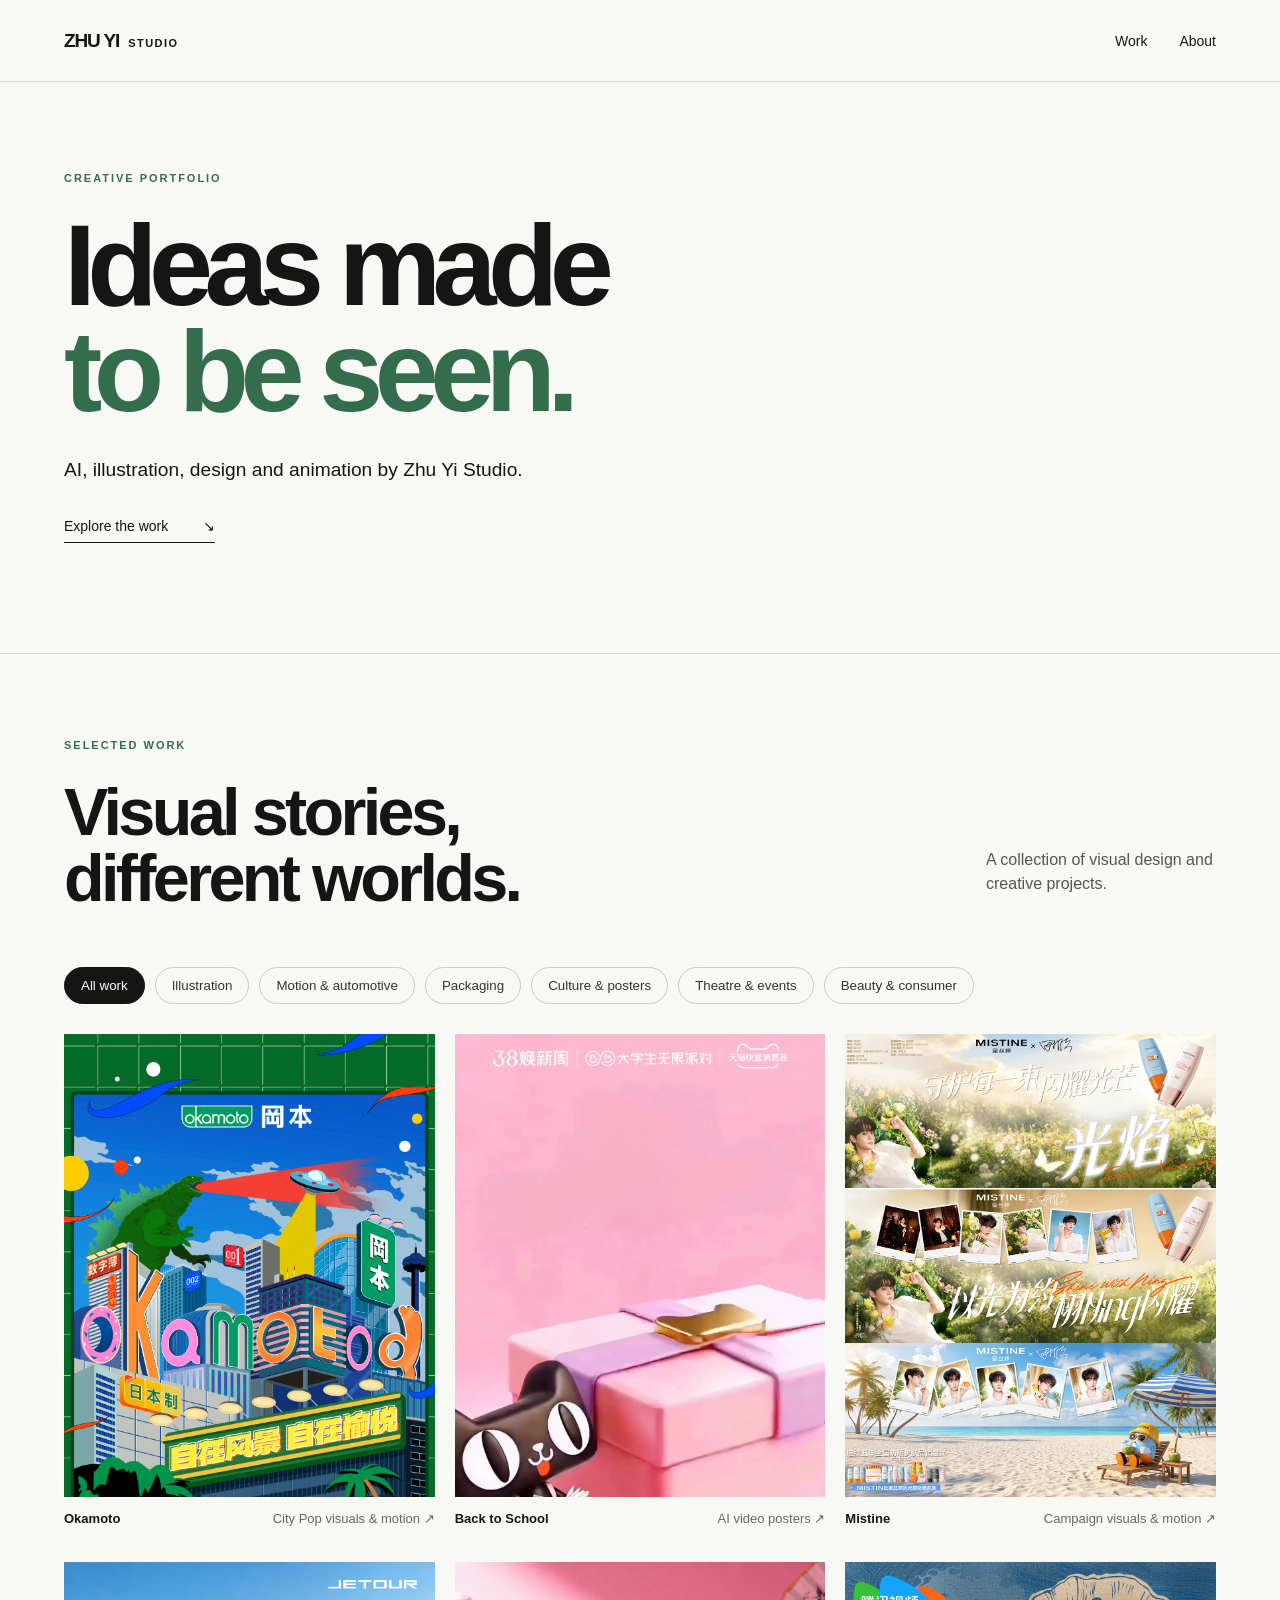
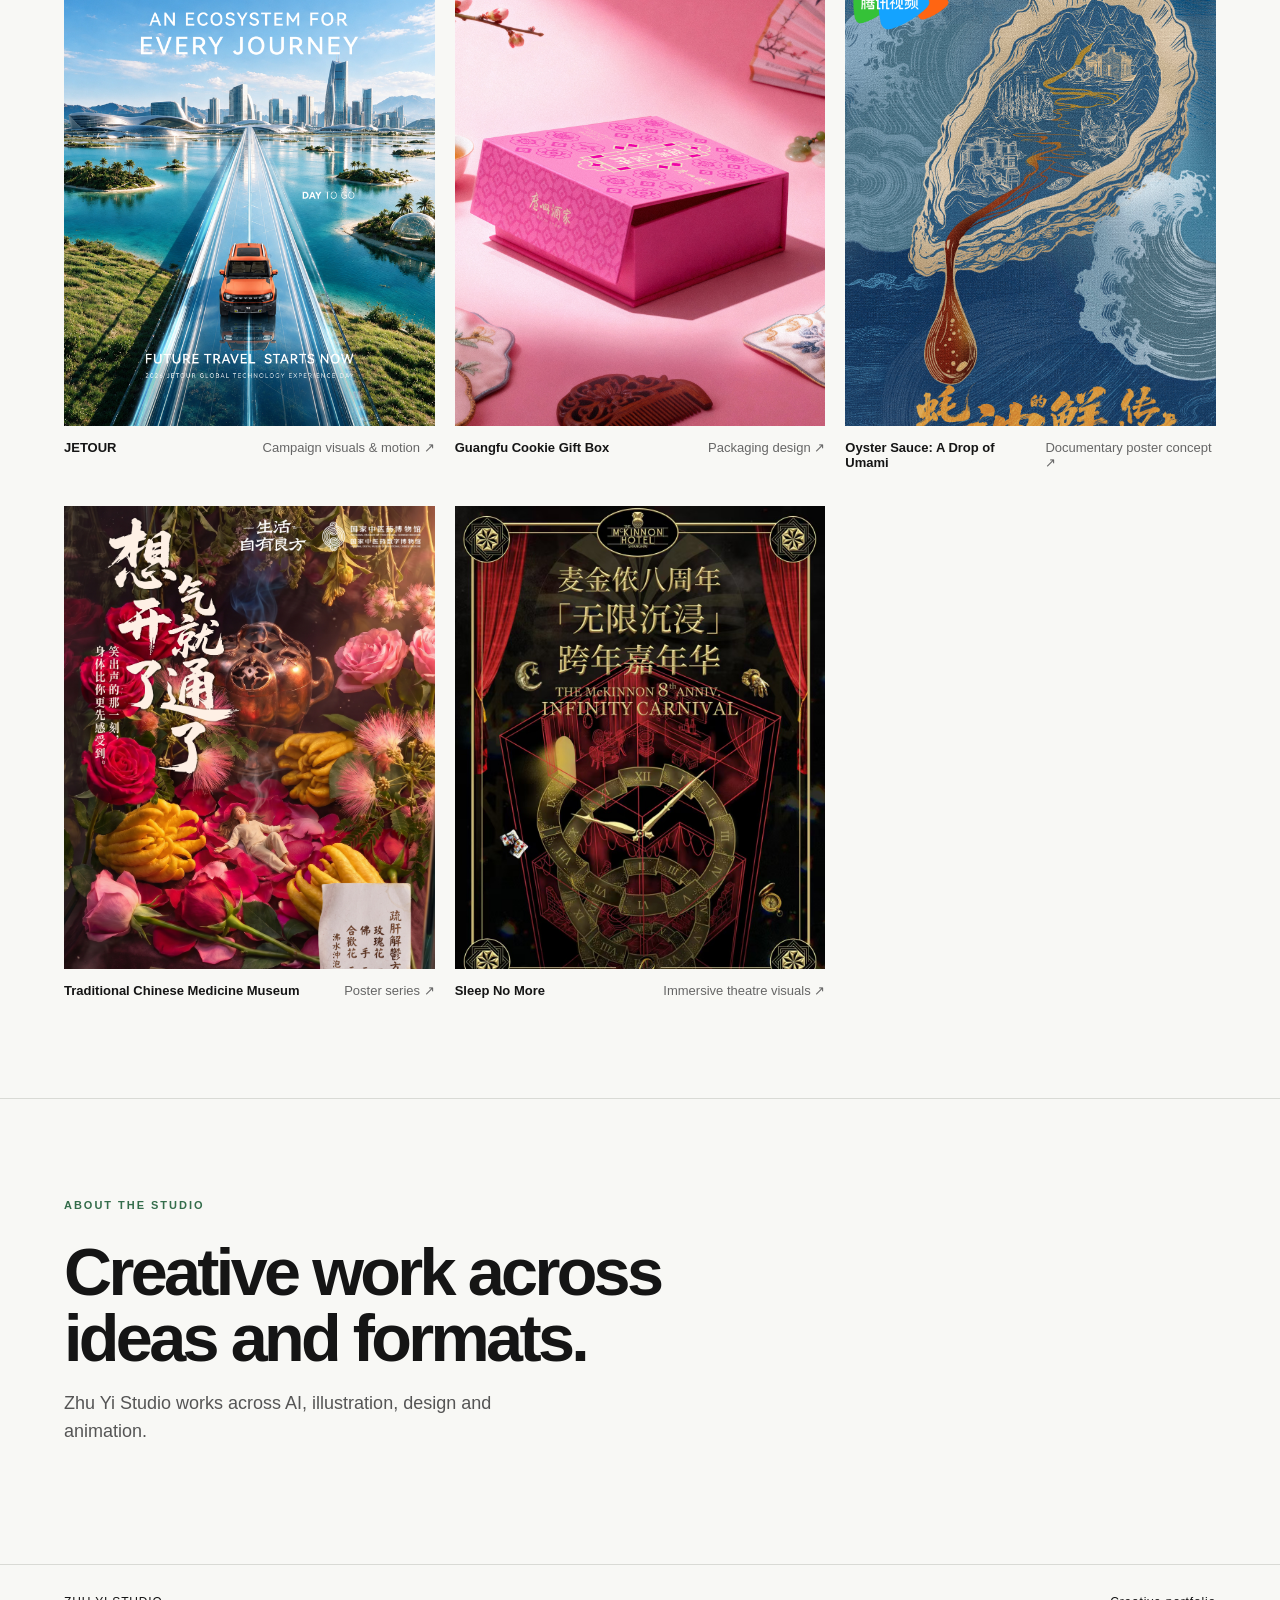
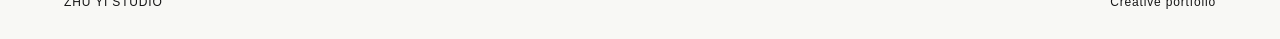
<file: index.html>
<!doctype html>
<html lang="en"><head><meta charset="utf-8"><meta name="viewport" content="width=device-width,initial-scale=1"><meta name="robots" content="noindex"><title>Zhu Yi Studio | Creative Portfolio</title><meta name="description" content="Selected visual work by Zhu Yi Studio."><meta property="og:type" content="website"><meta property="og:title" content="Zhu Yi Studio | Creative Portfolio"><meta property="og:description" content="AI, illustration, design and animation by Zhu Yi Studio."><meta property="og:image" content="share.jpg"><meta name="twitter:card" content="summary_large_image"><link rel="icon" href="favicon.svg" type="image/svg+xml"><link rel="stylesheet" href="style.css"></head>
<body><header class="top"><a class="brand" href="#top">ZHU YI <span>STUDIO</span></a><nav><a href="#work">Work</a><a href="#about">About</a></nav></header><main id="top"><section class="intro"><p class="kicker">CREATIVE PORTFOLIO</p><h1>Ideas made<br><span>to be seen.</span></h1><p class="lede">AI, illustration, design and animation by Zhu Yi Studio.</p><a class="jump" href="#work">Explore the work <span>↘</span></a></section><section id="work" class="work"><div class="section-head"><div><p class="kicker">SELECTED WORK</p><h2>Visual stories,<br>different worlds.</h2></div><p class="work-note">A collection of visual design and creative projects.</p></div><div class="filters" role="group" aria-label="Filter projects"><button class="active" data-filter="all" aria-pressed="true">All work</button><button data-filter="illustration" aria-pressed="false">Illustration</button><button data-filter="motion" aria-pressed="false">Motion &amp; automotive</button><button data-filter="packaging" aria-pressed="false">Packaging</button><button data-filter="culture" aria-pressed="false">Culture &amp; posters</button><button data-filter="theatre" aria-pressed="false">Theatre &amp; events</button><button data-filter="beauty" aria-pressed="false">Beauty &amp; consumer</button></div><div class="grid"><a class="project" data-category="illustration" href="okamoto.html"><span class="image"><img src="okamoto/city-portrait.jpg" alt="Colourful Okamoto city illustration poster"></span><span class="project-info"><strong>Okamoto</strong><span>City Pop visuals &amp; motion ↗</span></span></a><a class="project" data-category="motion" href="back-to-school.html"><span class="image"><img src="back-to-school/beauty.jpg" alt="Back-to-school AI video poster for beauty"></span><span class="project-info"><strong>Back to School</strong><span>AI video posters ↗</span></span></a><a class="project" data-category="beauty" href="mistine.html"><span class="image"><img src="mistine/screen-overview.jpg" alt="Mistine campaign large-screen visuals"></span><span class="project-info"><strong>Mistine</strong><span>Campaign visuals &amp; motion ↗</span></span></a><a class="project" data-category="motion" href="jetour.html"><span class="image"><img src="jetour/poster-1.jpg" alt="JETOUR future travel countdown poster"></span><span class="project-info"><strong>JETOUR</strong><span>Campaign visuals &amp; motion ↗</span></span></a><a class="project" data-category="packaging" href="guangfu-gift-box.html"><span class="image"><img src="guangfu-gift-box/pink-box.jpg" alt="Pink nut cookie gift box packaging"></span><span class="project-info"><strong>Guangfu Cookie Gift Box</strong><span>Packaging design ↗</span></span></a><a class="project" data-category="culture" href="flavorful-origins.html"><span class="image"><img src="flavorful-origins/poster.jpg" alt="Illustrated oyster sauce documentary poster"></span><span class="project-info"><strong>Oyster Sauce: A Drop of Umami</strong><span>Documentary poster concept ↗</span></span></a><a class="project" data-category="culture" href="chinese-medicine-museum.html"><span class="image"><img src="chinese-medicine-museum/emotions.jpg" alt="Traditional Chinese medicine museum poster featuring roses and botanicals"></span><span class="project-info"><strong>Traditional Chinese Medicine Museum</strong><span>Poster series ↗</span></span></a><a class="project" data-category="theatre" href="sleep-no-more.html"><span class="image"><img src="sleep-no-more/16-infinity-poster.jpg" alt="Sleep No More Infinity Carnival poster"></span><span class="project-info"><strong>Sleep No More</strong><span>Immersive theatre visuals ↗</span></span></a></div></section><section id="about" class="about"><p class="kicker">ABOUT THE STUDIO</p><h2>Creative work across<br>ideas and formats.</h2><p>Zhu Yi Studio works across AI, illustration, design and animation.</p></section></main><footer><span>ZHU YI STUDIO</span><span>Creative portfolio</span></footer><dialog id="lightbox" aria-label="Project image"><button class="close" aria-label="Close image">×</button><img src="captures/beauty-001.jpg" alt="Pink Pantene haircare visual with a rose and product bottle"><p>Beauty &amp; Consumer · Visual design</p></dialog><script src="app.js"></script></body></html>
</file>
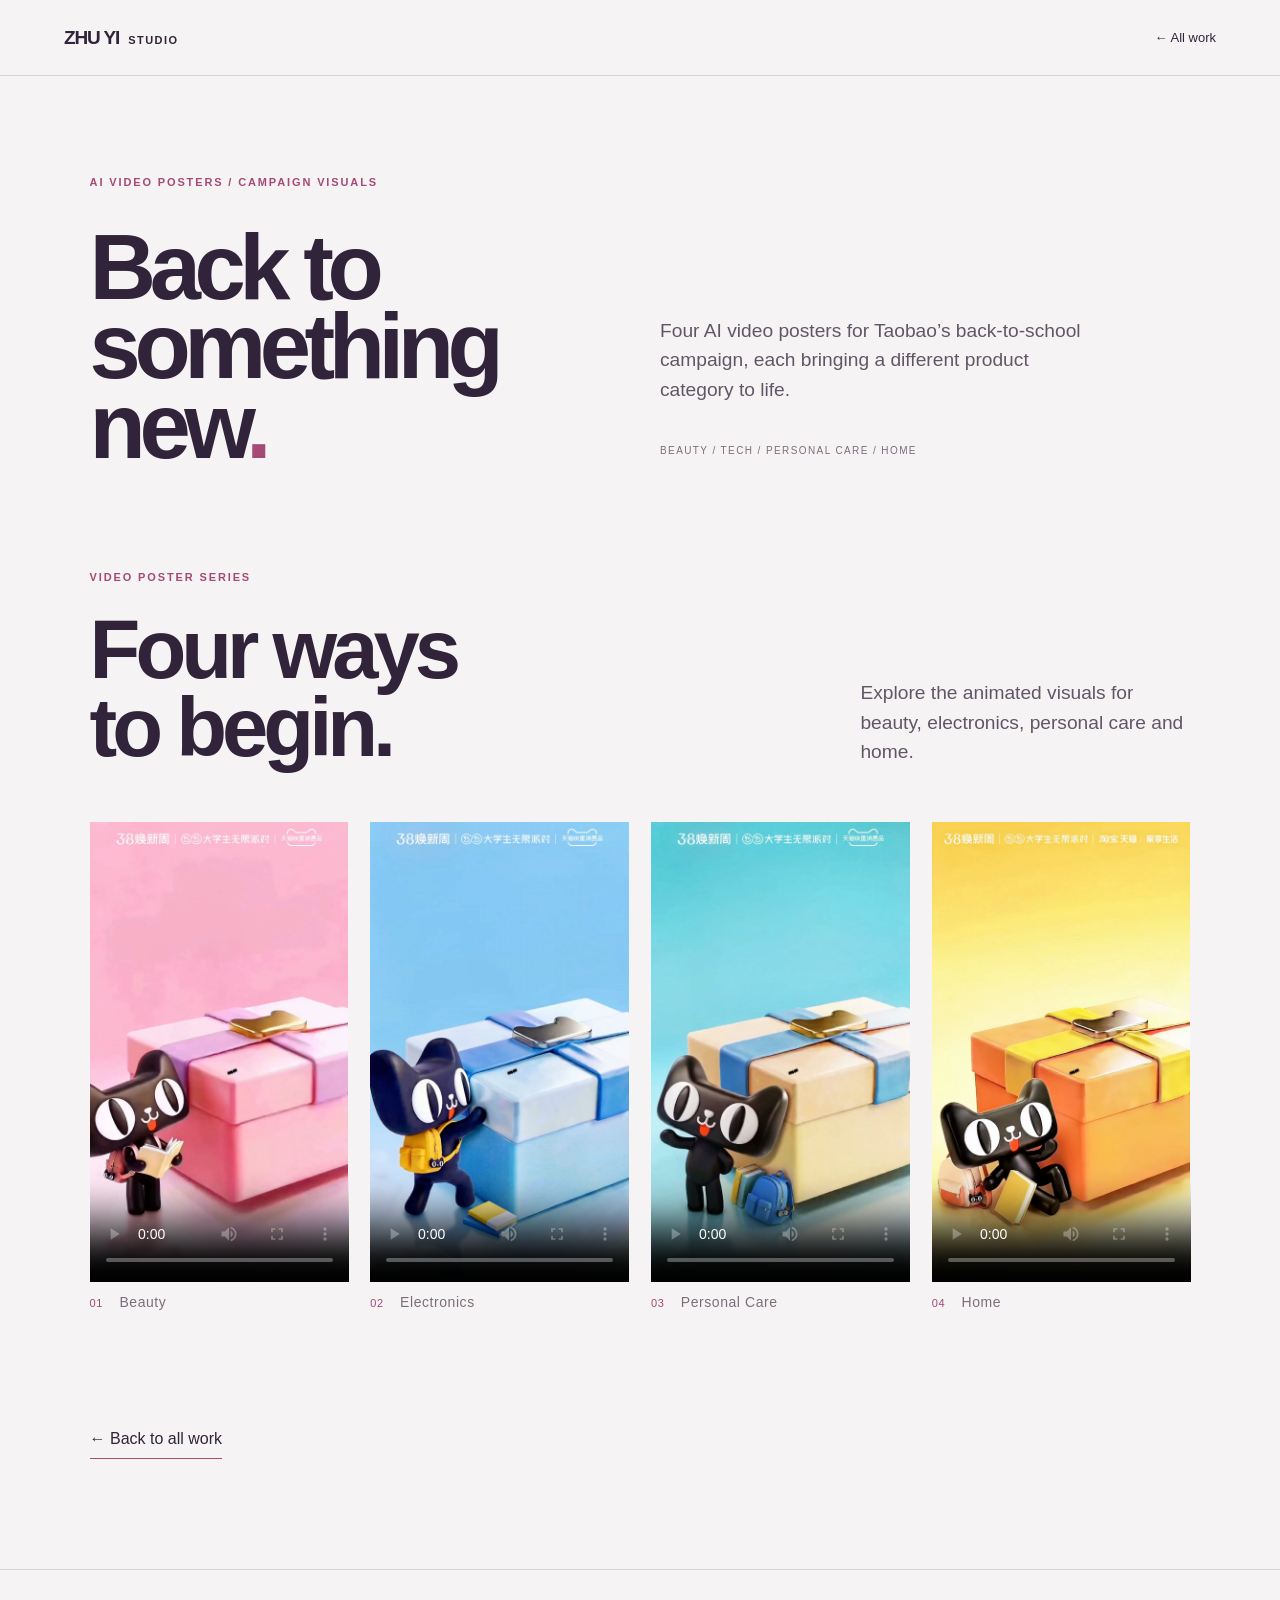
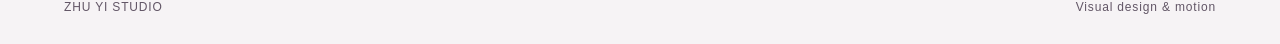
<file: back-to-school.html>
<!doctype html><html lang="en"><head><meta charset="utf-8"><meta name="viewport" content="width=device-width,initial-scale=1"><meta name="robots" content="noindex"><title>Back to School | Zhu Yi Studio</title><meta name="description" content="A series of AI video posters for a back-to-school campaign."><link rel="stylesheet" href="style.css"><link rel="stylesheet" href="case.css"><link rel="stylesheet" href="back-to-school.css"></head><body class="case school"><header class="case-nav"><a class="case-brand" href="index.html">ZHU YI <span>STUDIO</span></a><a href="index.html#work">← All work</a></header><main><section class="case-intro"><p class="case-kicker">AI VIDEO POSTERS / CAMPAIGN VISUALS</p><h1>Back to<br>something new<span>.</span></h1><div class="case-description"><p>Four AI video posters for Taobao’s back-to-school campaign, each bringing a different product category to life.</p><p class="case-meta">BEAUTY / TECH / PERSONAL CARE / HOME</p></div></section><div class="case-content"><div class="chapter first"><div><p class="case-kicker">VIDEO POSTER SERIES</p><h2>Four ways<br>to begin.</h2></div><p>Explore the animated visuals for beauty, electronics, personal care and home.</p></div><div class="school-videos"><figure><video controls playsinline preload="metadata" poster="back-to-school/beauty.jpg"><source src="back-to-school/beauty.m4v" type="video/mp4">Your browser does not support embedded video.</video><figcaption><span>01</span> Beauty</figcaption></figure><figure><video controls playsinline preload="metadata" poster="back-to-school/tech.jpg"><source src="back-to-school/tech.m4v" type="video/mp4">Your browser does not support embedded video.</video><figcaption><span>02</span> Electronics</figcaption></figure><figure><video controls playsinline preload="metadata" poster="back-to-school/personal-care.jpg"><source src="back-to-school/personal-care.m4v" type="video/mp4">Your browser does not support embedded video.</video><figcaption><span>03</span> Personal Care</figcaption></figure><figure><video controls playsinline preload="metadata" poster="back-to-school/home.jpg"><source src="back-to-school/home.m4v" type="video/mp4">Your browser does not support embedded video.</video><figcaption><span>04</span> Home</figcaption></figure></div><a class="back-link" href="index.html#work">← Back to all work</a></div></main><footer class="case-footer"><span>ZHU YI STUDIO</span><span>Visual design &amp; motion</span></footer><script src="case.js"></script></body></html>
</file>
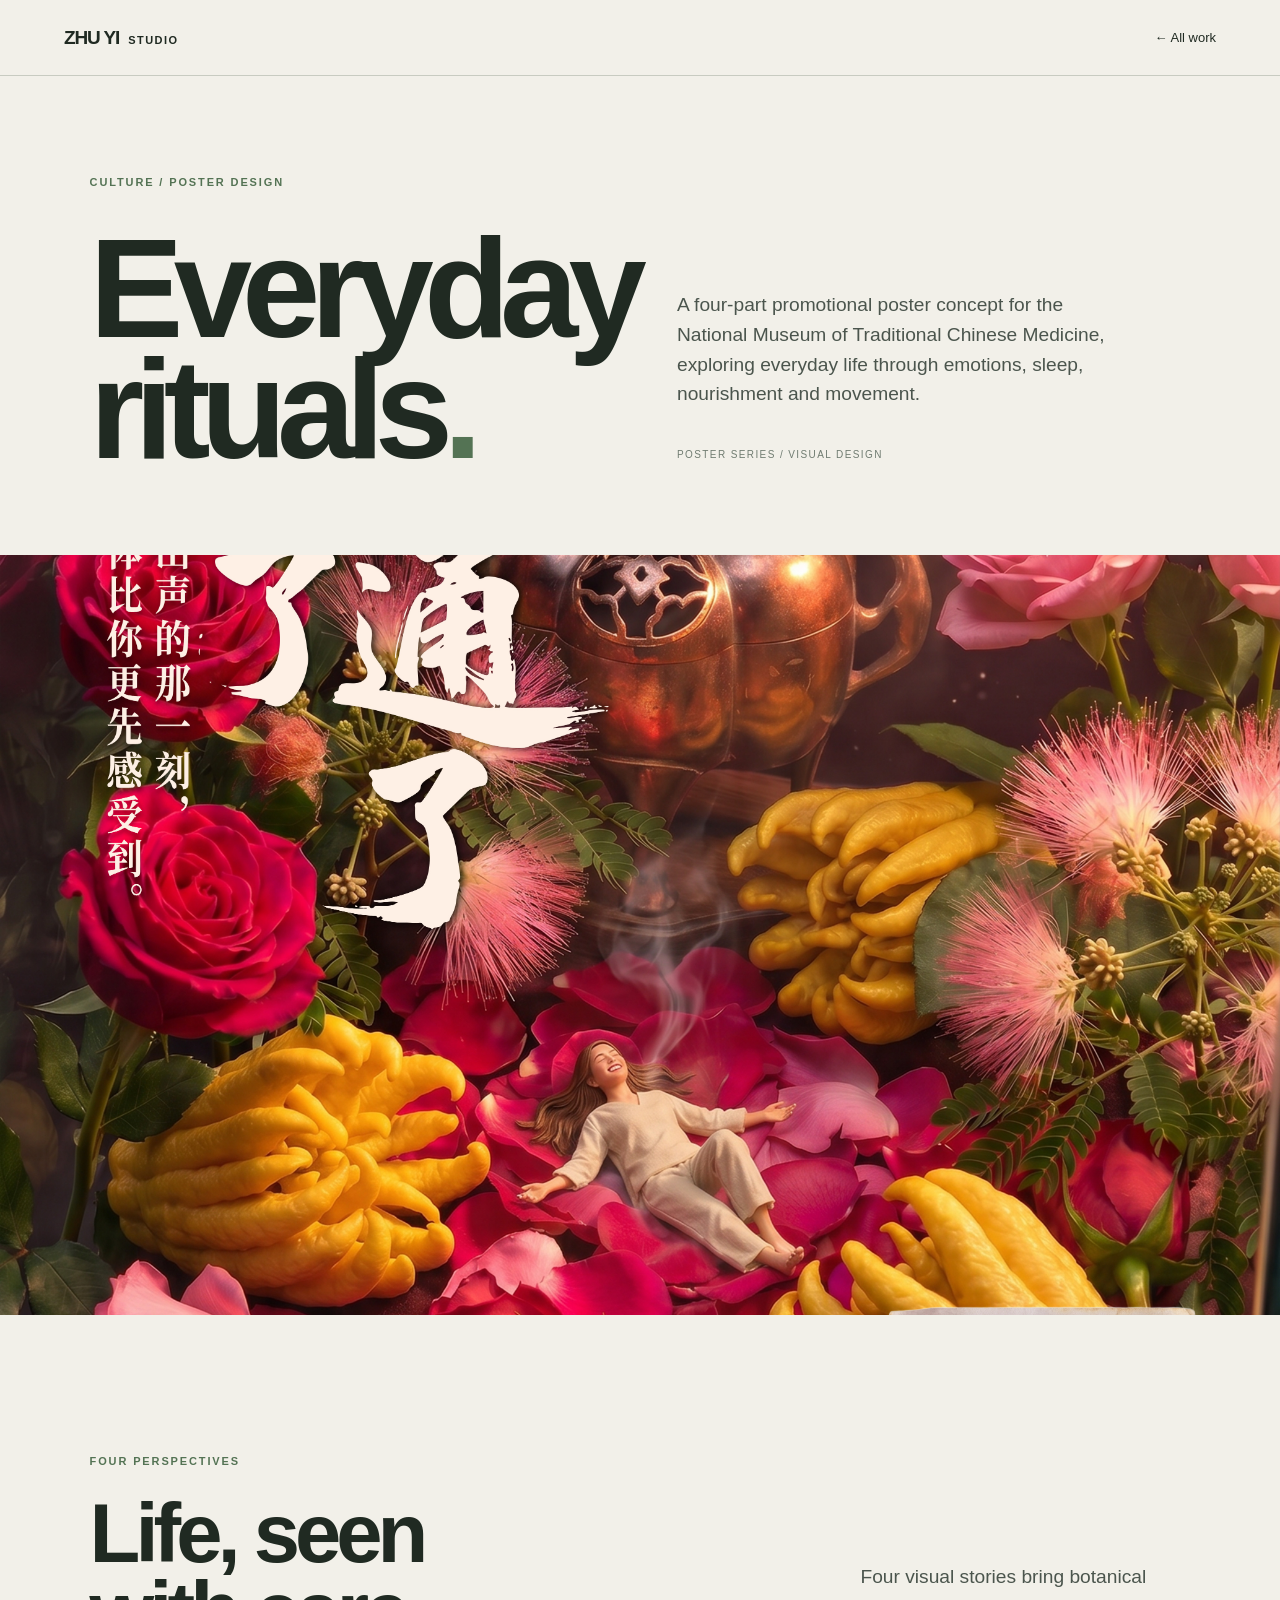
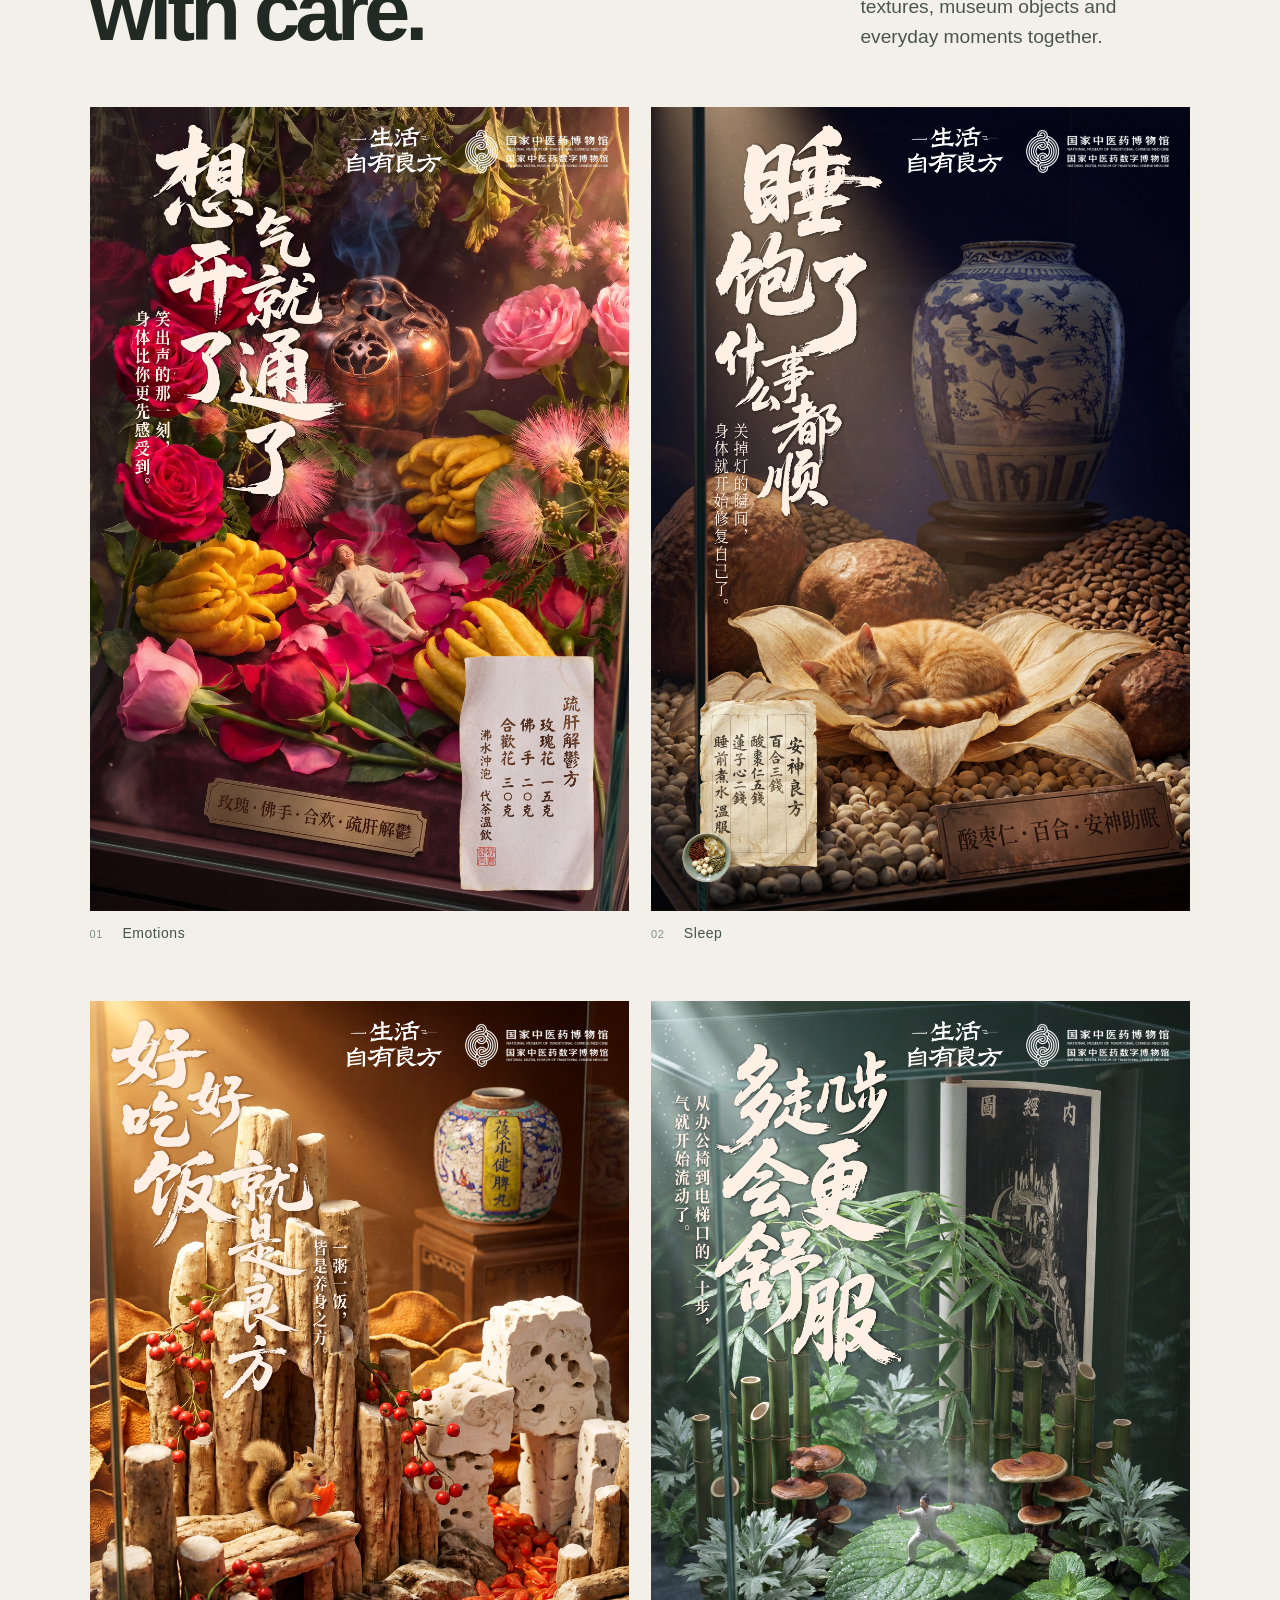
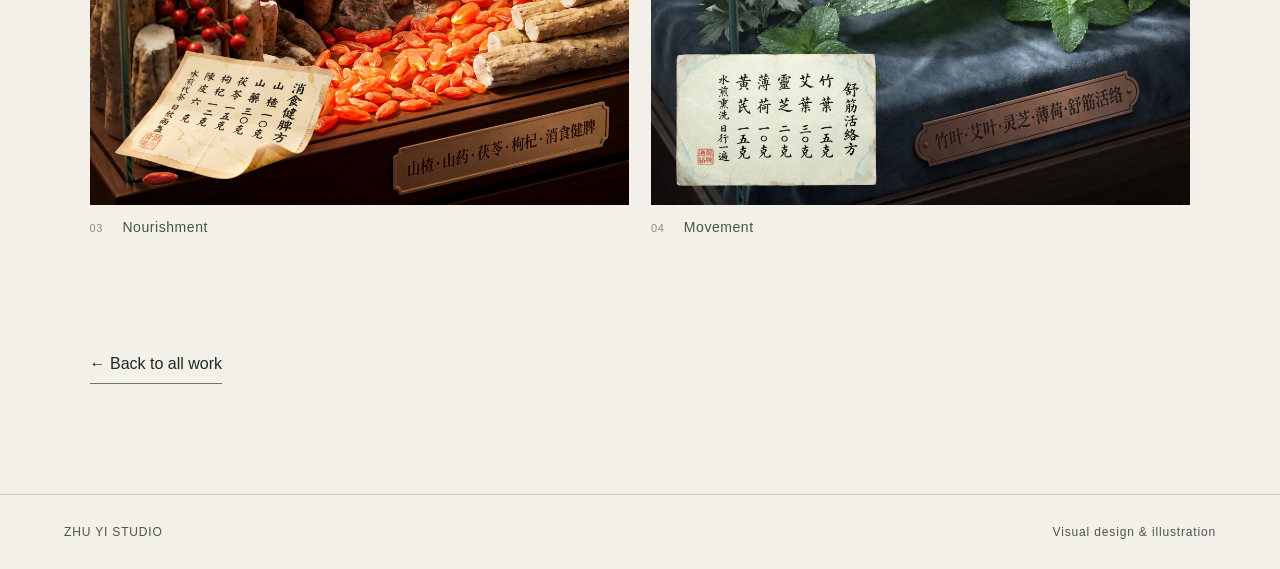
<file: chinese-medicine-museum.html>
<!doctype html><html lang="en"><head><meta charset="utf-8"><meta name="viewport" content="width=device-width,initial-scale=1"><meta name="robots" content="noindex"><title>Traditional Chinese Medicine Museum | Zhu Yi Studio</title><meta name="description" content="A poster series exploring everyday life and traditional Chinese medicine."><link rel="stylesheet" href="style.css"><link rel="stylesheet" href="case.css"><link rel="stylesheet" href="museum.css"></head><body class="case museum"><header class="case-nav"><a class="case-brand" href="index.html">ZHU YI <span>STUDIO</span></a><a href="index.html#work">← All work</a></header><main><section class="case-intro"><p class="case-kicker">CULTURE / POSTER DESIGN</p><h1>Everyday<br>rituals<span>.</span></h1><div class="case-description"><p>A four-part promotional poster concept for the National Museum of Traditional Chinese Medicine, exploring everyday life through emotions, sleep, nourishment and movement.</p><p class="case-meta">POSTER SERIES / VISUAL DESIGN</p></div></section><div class="museum-lead"><img src="chinese-medicine-museum/emotions.jpg" alt="Emotions poster with roses, botanicals and a bronze incense burner"></div><div class="case-content"><div class="chapter"><div><p class="case-kicker">FOUR PERSPECTIVES</p><h2>Life, seen<br>with care.</h2></div><p>Four visual stories bring botanical textures, museum objects and everyday moments together.</p></div><div class="museum-grid"><figure><img src="chinese-medicine-museum/emotions.jpg" alt="Emotions poster with roses, botanicals and a bronze incense burner" loading="lazy"><figcaption><span>01</span> Emotions</figcaption></figure><figure><img src="chinese-medicine-museum/sleep.jpg" alt="Sleep poster with a sleeping cat, lily petals and a porcelain jar" loading="lazy"><figcaption><span>02</span> Sleep</figcaption></figure><figure><img src="chinese-medicine-museum/nourishment.jpg" alt="Nourishment poster with botanical ingredients and a squirrel" loading="lazy"><figcaption><span>03</span> Nourishment</figcaption></figure><figure><img src="chinese-medicine-museum/movement.jpg" alt="Movement poster with bamboo, herbs and a tai chi figure" loading="lazy"><figcaption><span>04</span> Movement</figcaption></figure></div><a class="back-link" href="index.html#work">← Back to all work</a></div></main><footer class="case-footer"><span>ZHU YI STUDIO</span><span>Visual design &amp; illustration</span></footer><script src="case.js"></script></body></html>
</file>
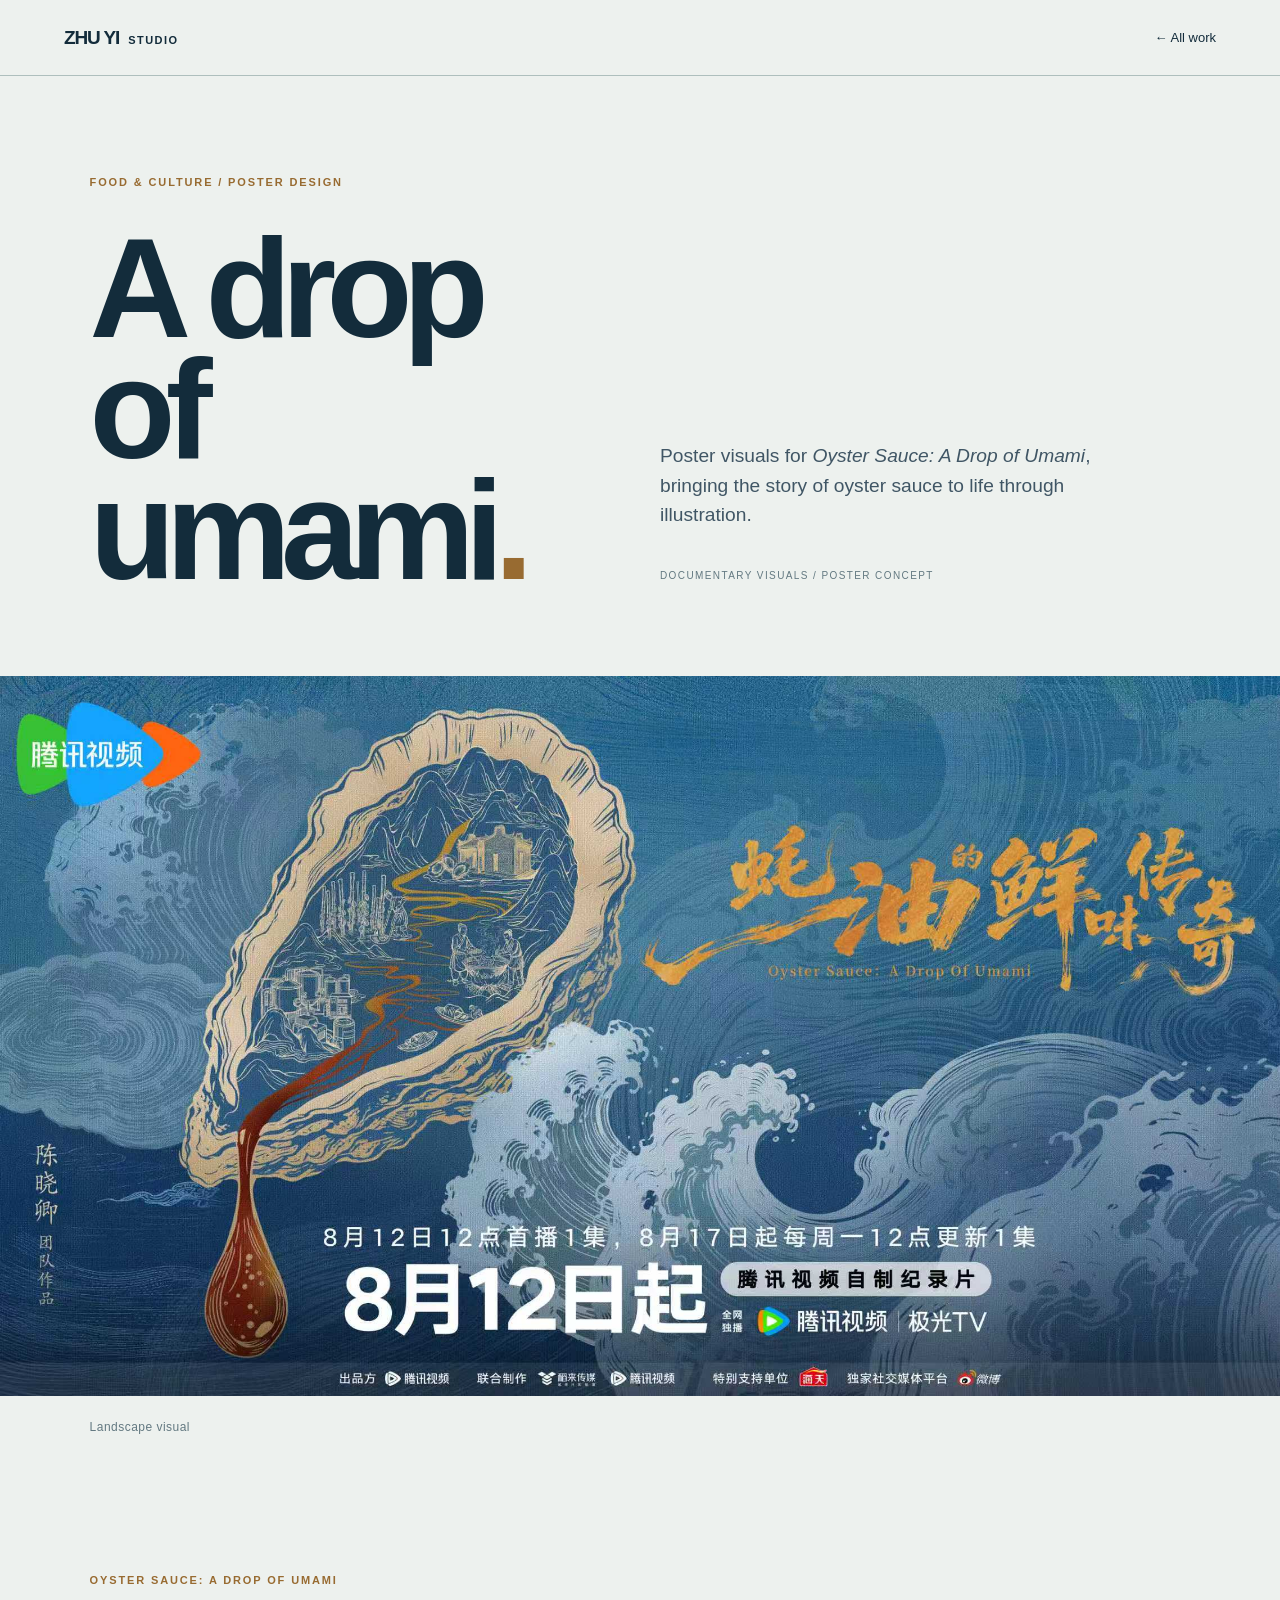
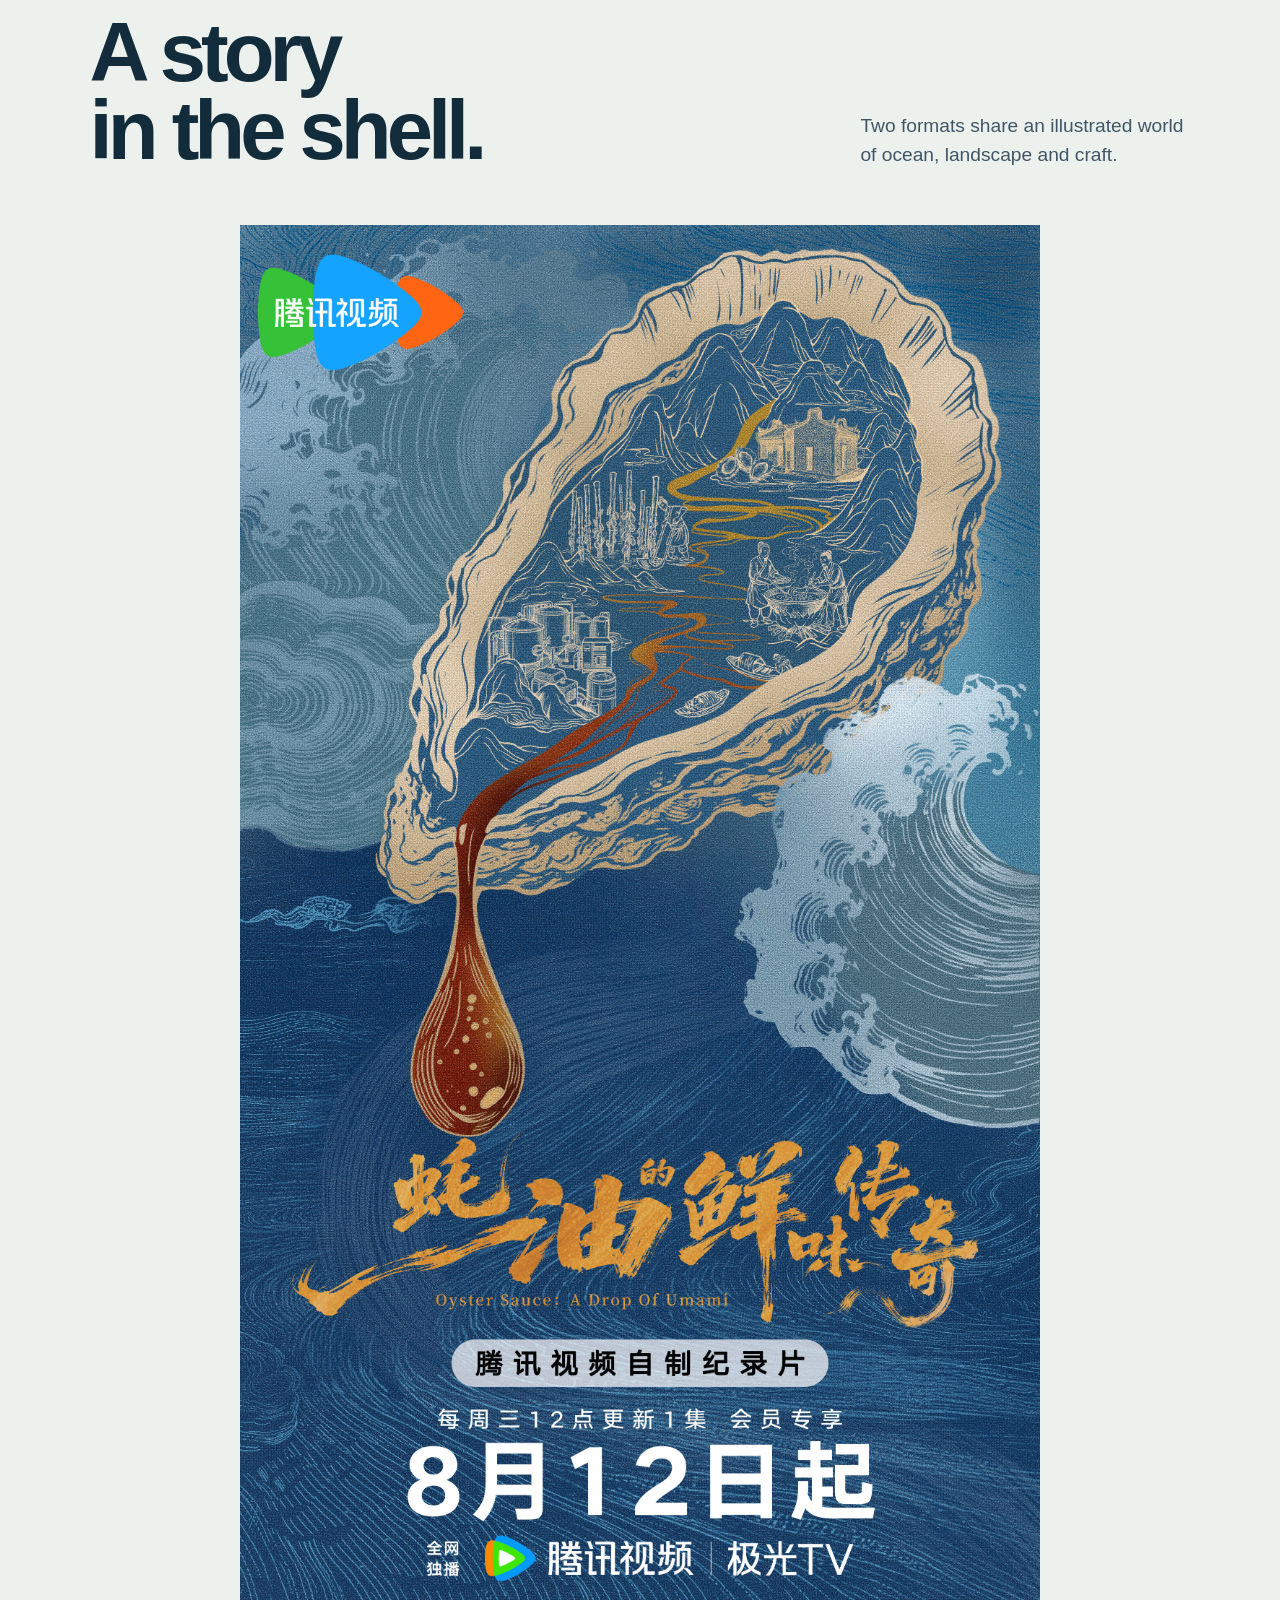
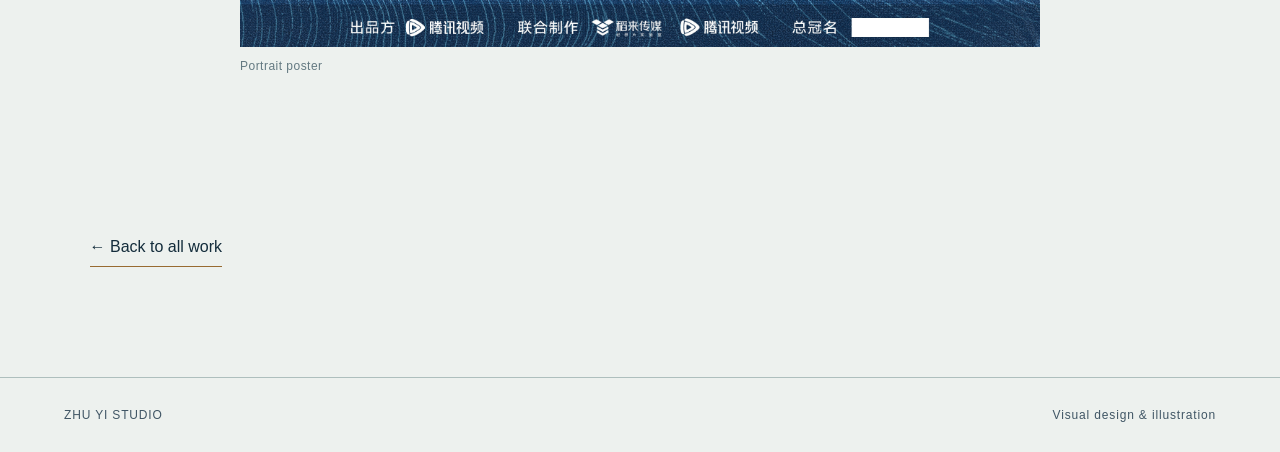
<file: flavorful-origins.html>
<!doctype html><html lang="en"><head><meta charset="utf-8"><meta name="viewport" content="width=device-width,initial-scale=1"><meta name="robots" content="noindex"><title>Oyster Sauce: A Drop of Umami | Zhu Yi Studio</title><meta name="description" content="Poster visuals for Oyster Sauce: A Drop of Umami."><link rel="stylesheet" href="style.css"><link rel="stylesheet" href="case.css"><link rel="stylesheet" href="flavorful-origins.css"></head><body class="case flavor"><header class="case-nav"><a class="case-brand" href="index.html">ZHU YI <span>STUDIO</span></a><a href="index.html#work">← All work</a></header><main><section class="case-intro"><p class="case-kicker">FOOD &amp; CULTURE / POSTER DESIGN</p><h1>A drop<br>of umami<span>.</span></h1><div class="case-description"><p>Poster visuals for <i>Oyster Sauce: A Drop of Umami</i>, bringing the story of oyster sauce to life through illustration.</p><p class="case-meta">DOCUMENTARY VISUALS / POSTER CONCEPT</p></div></section><figure class="hero-image"><img src="flavorful-origins/landscape.jpg" alt="Landscape documentary visual with an illustrated oyster and waves"><figcaption class="hero-caption">Landscape visual</figcaption></figure><div class="case-content"><div class="chapter"><div><p class="case-kicker">OYSTER SAUCE: A DROP OF UMAMI</p><h2>A story<br>in the shell.</h2></div><p>Two formats share an illustrated world of ocean, landscape and craft.</p></div><figure class="feature"><img src="flavorful-origins/poster.jpg" alt="Portrait poster featuring an oyster shell, waves and a drop of sauce" loading="lazy"><figcaption>Portrait poster</figcaption></figure><a class="back-link" href="index.html#work">← Back to all work</a></div></main><footer class="case-footer"><span>ZHU YI STUDIO</span><span>Visual design &amp; illustration</span></footer><script src="case.js"></script></body></html>
</file>
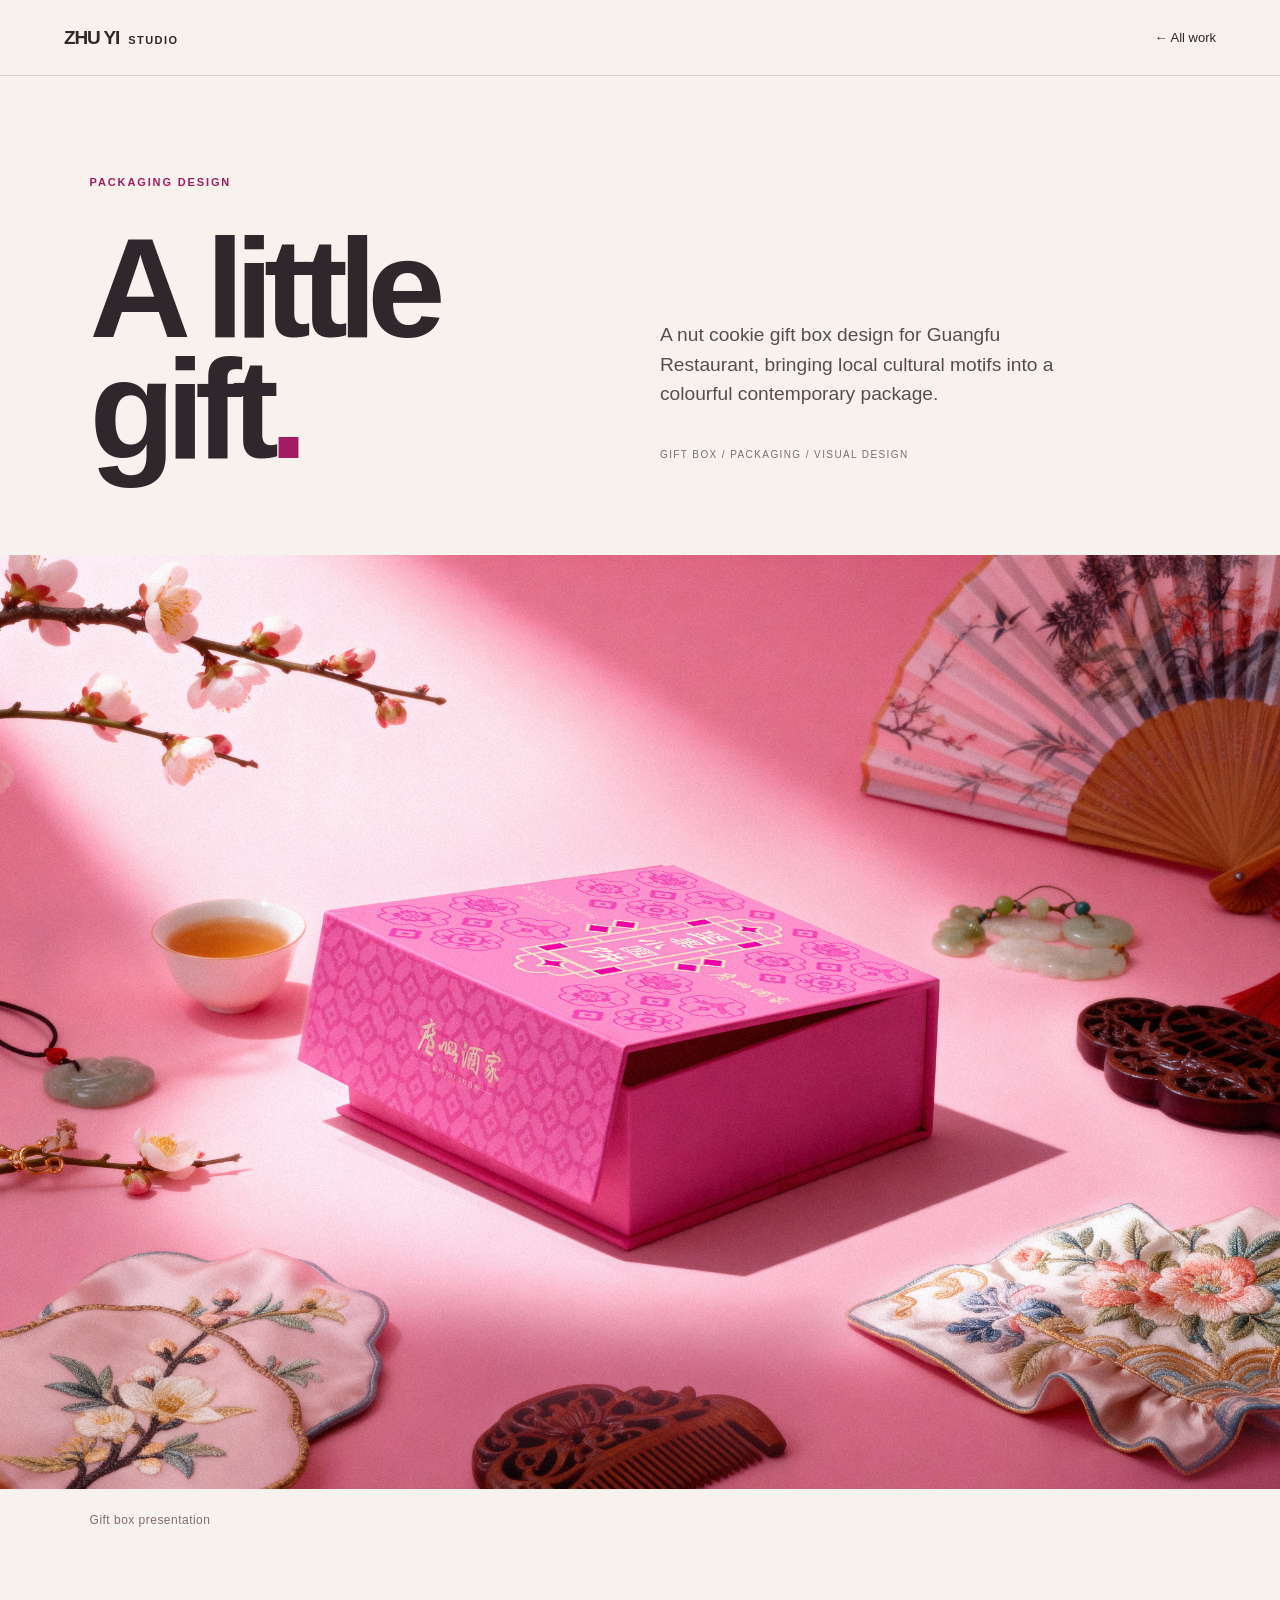
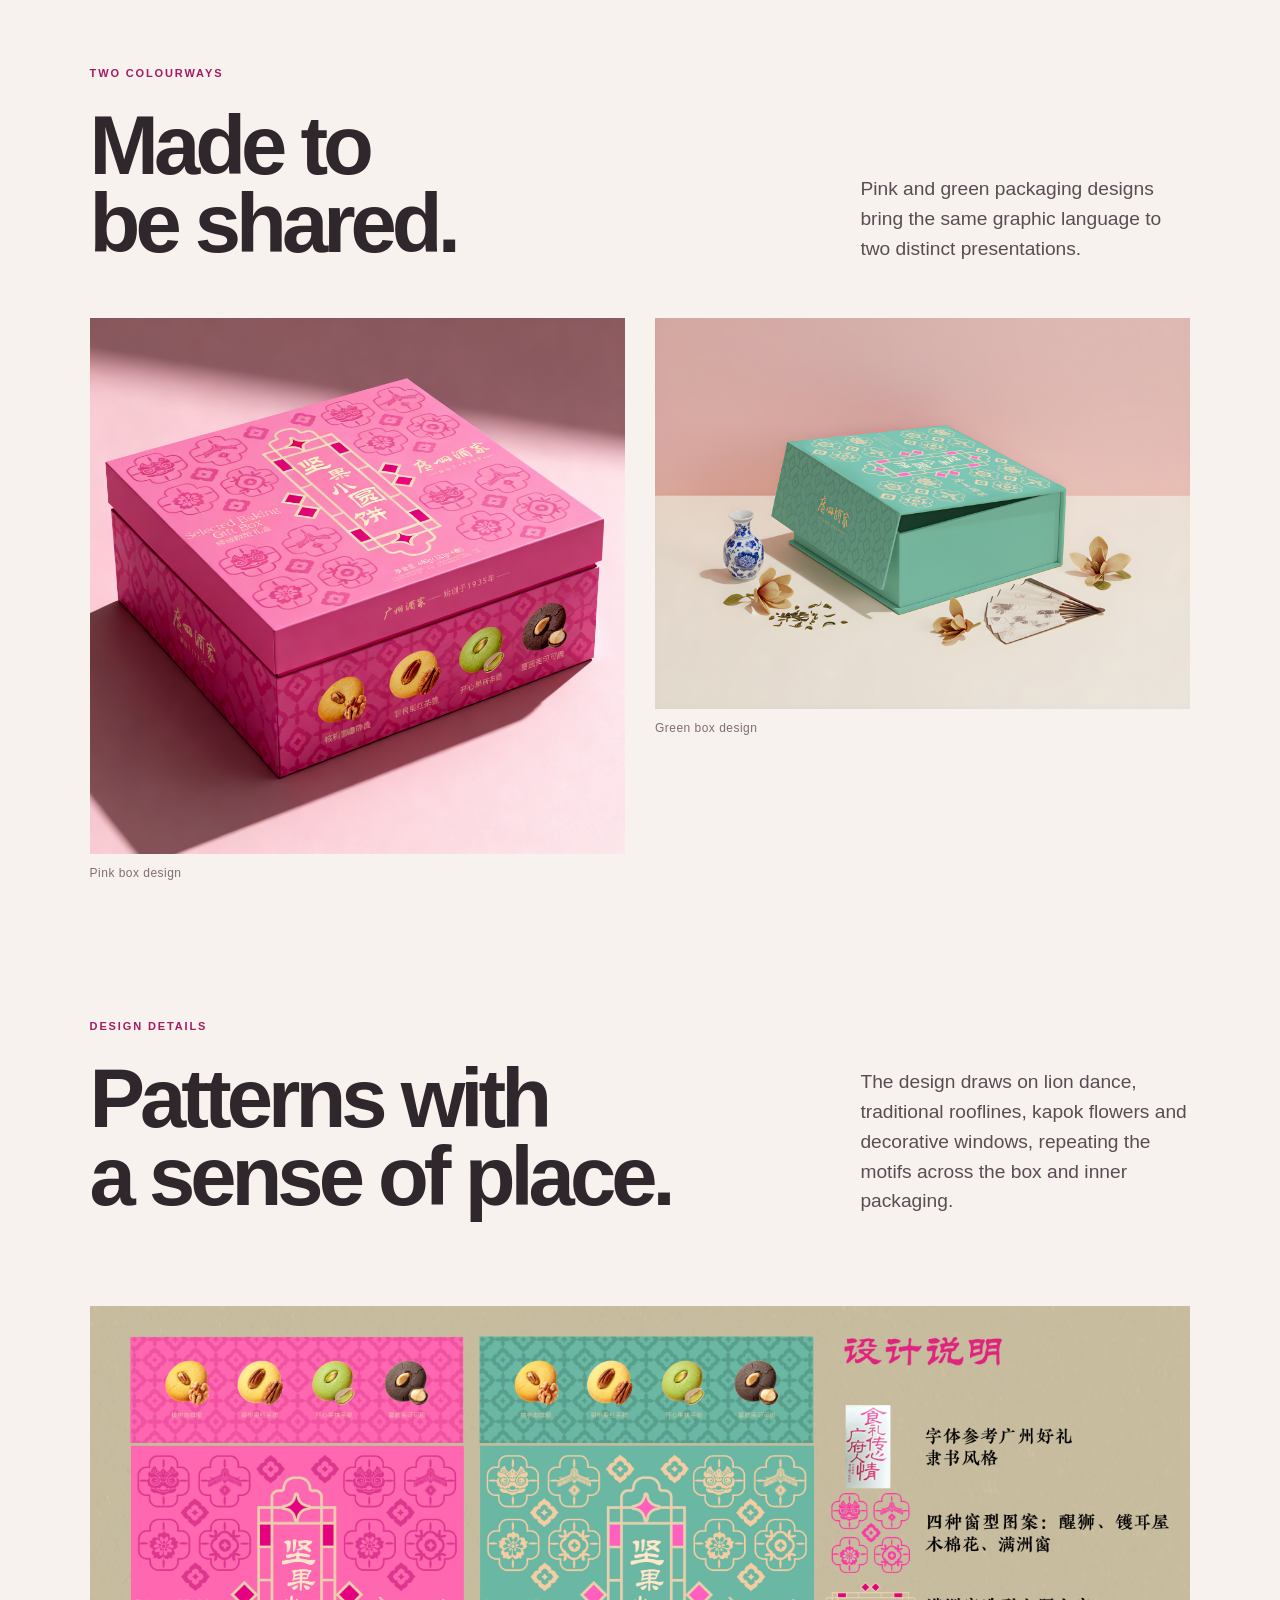
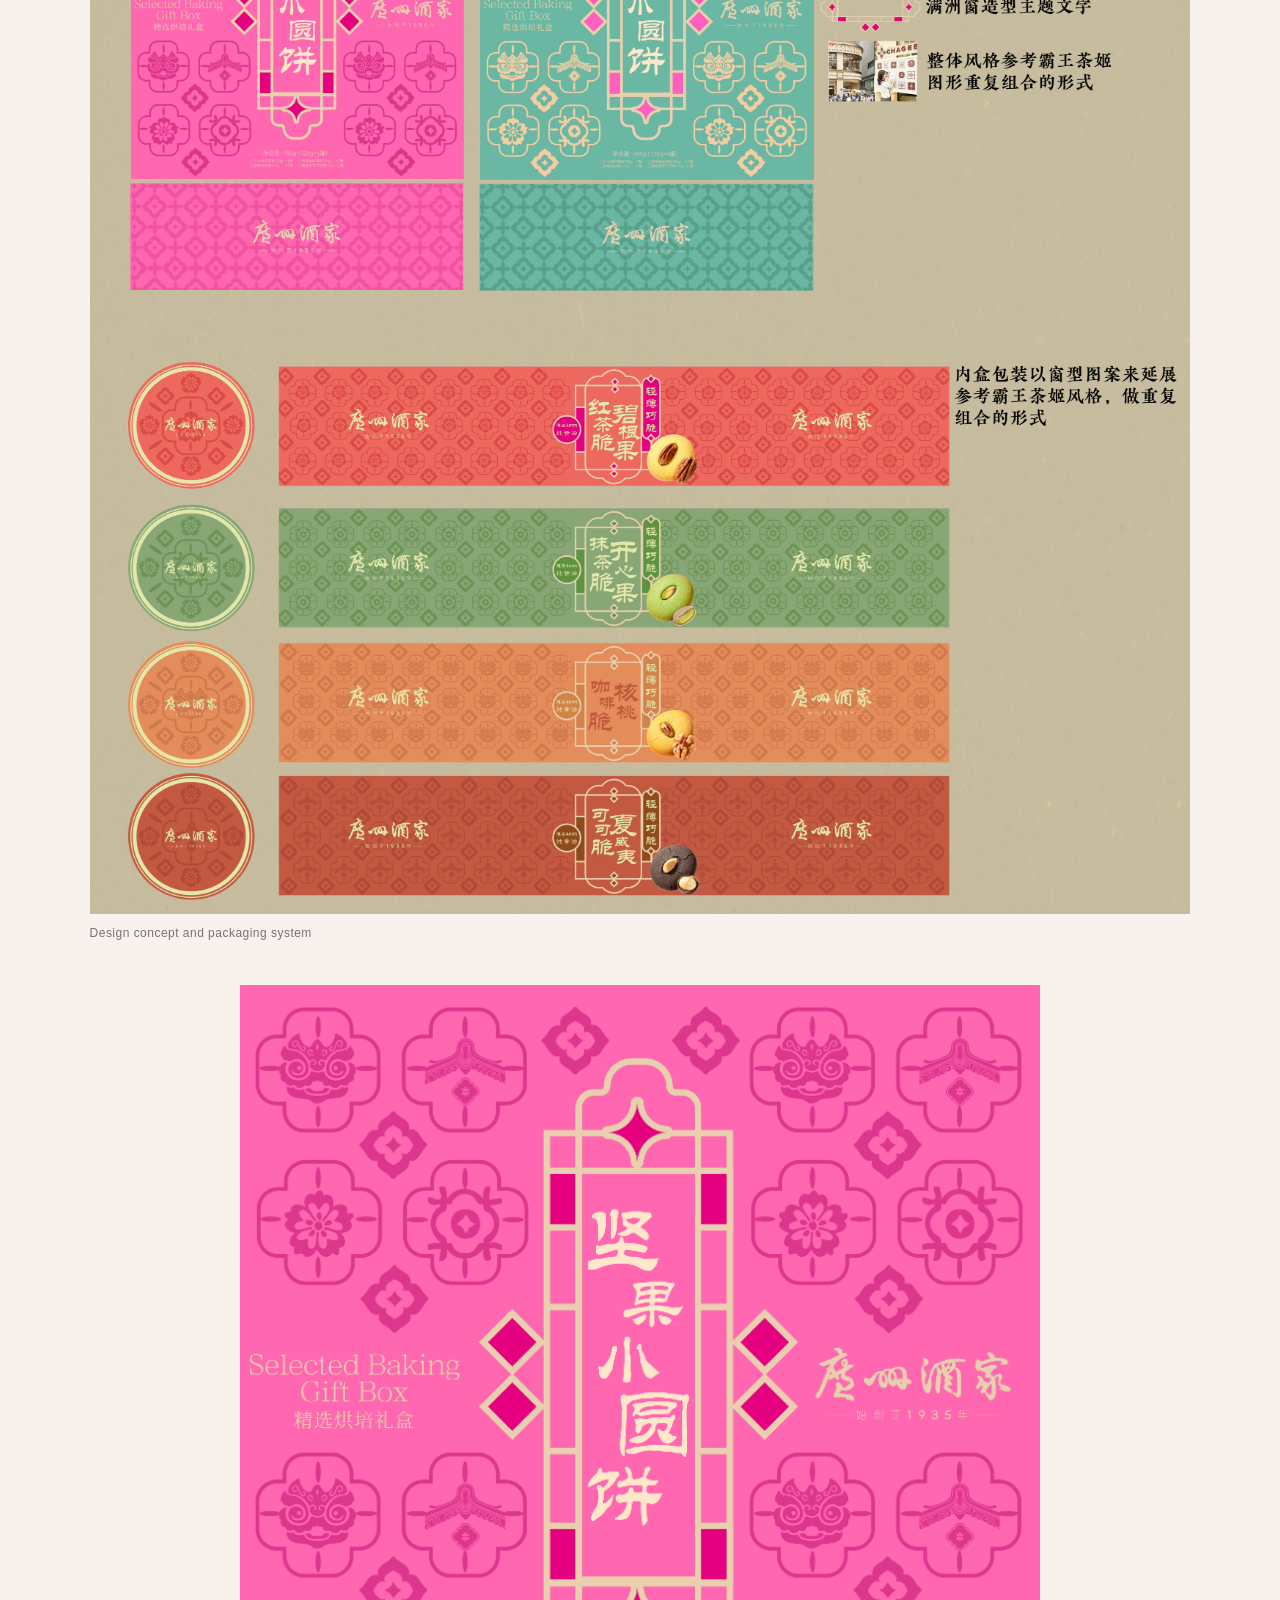
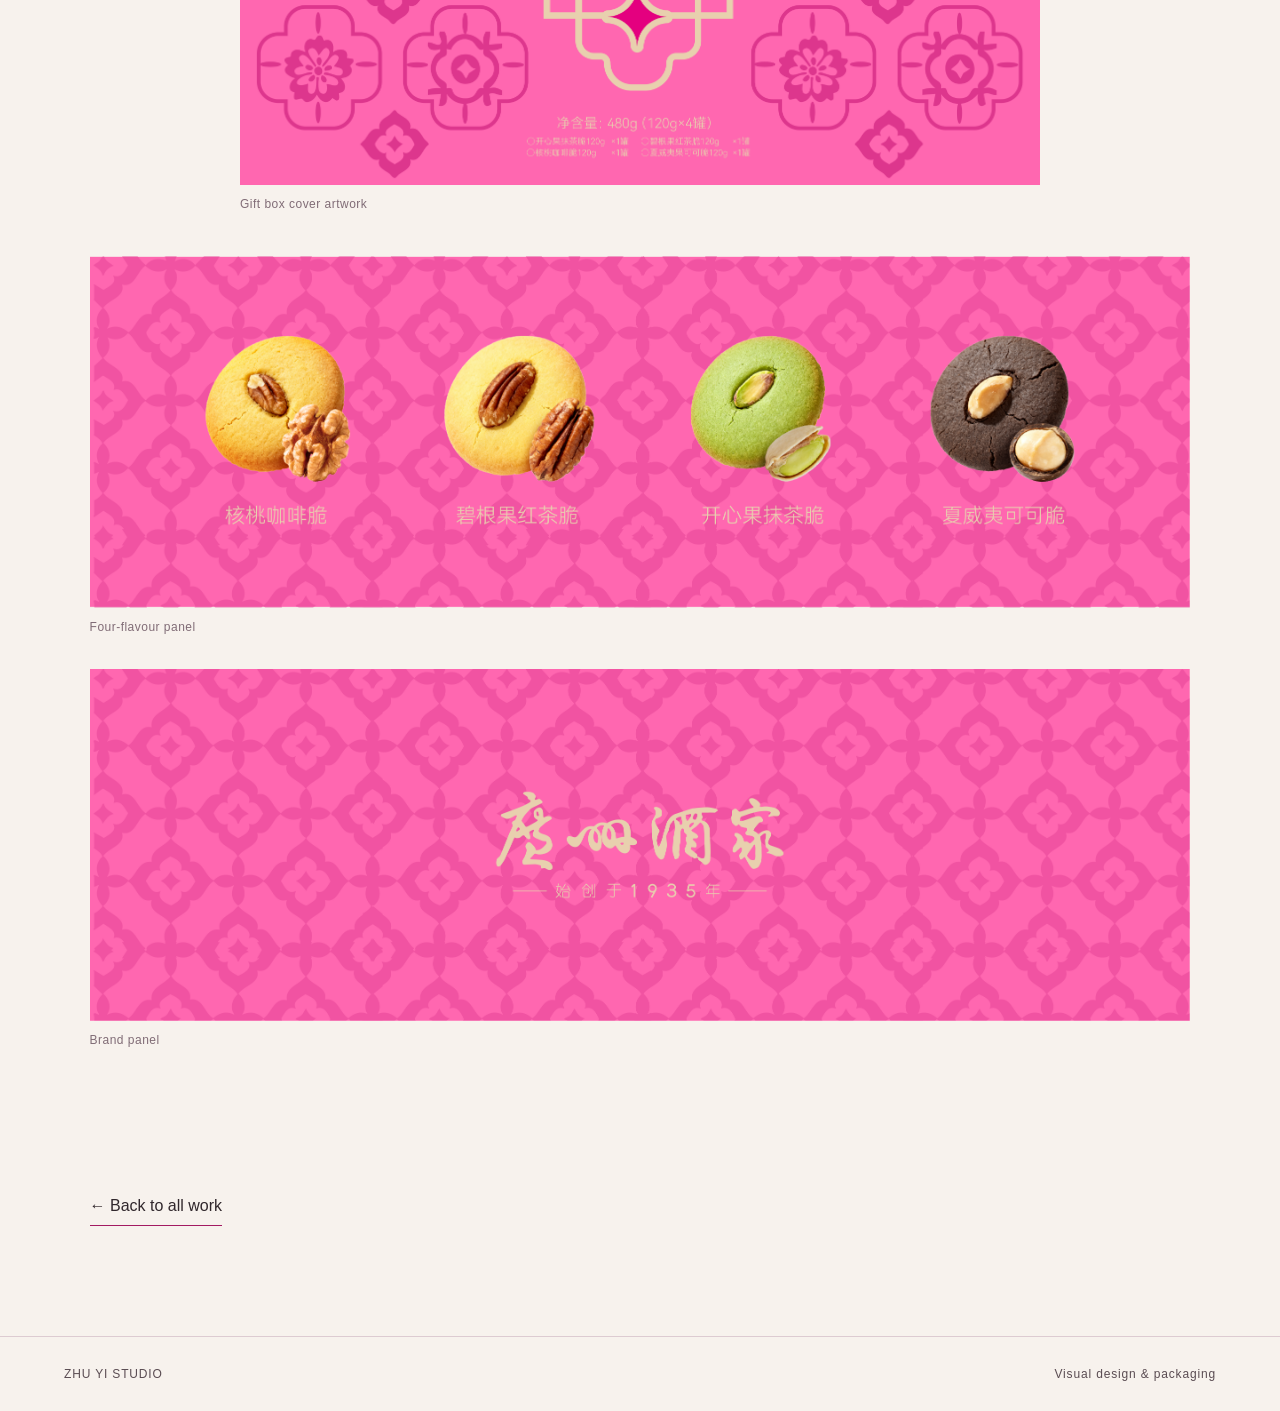
<file: guangfu-gift-box.html>
<!doctype html><html lang="en"><head><meta charset="utf-8"><meta name="viewport" content="width=device-width,initial-scale=1"><meta name="robots" content="noindex"><title>Cookie Gift Box | Zhu Yi Studio</title><meta name="description" content="Packaging design for a nut cookie gift box."><link rel="stylesheet" href="style.css"><link rel="stylesheet" href="case.css"><link rel="stylesheet" href="guangfu-gift-box.css"></head><body class="case gift"><header class="case-nav"><a class="case-brand" href="index.html">ZHU YI <span>STUDIO</span></a><a href="index.html#work">← All work</a></header><main><section class="case-intro"><p class="case-kicker">PACKAGING DESIGN</p><h1>A little<br>gift<span>.</span></h1><div class="case-description"><p>A nut cookie gift box design for Guangfu Restaurant, bringing local cultural motifs into a colourful contemporary package.</p><p class="case-meta">GIFT BOX / PACKAGING / VISUAL DESIGN</p></div></section><figure class="hero-image"><img src="guangfu-gift-box/pink-box.jpg" alt="Pink cookie gift box in a styled setting"><figcaption class="hero-caption">Gift box presentation</figcaption></figure><div class="case-content"><div class="chapter"><div><p class="case-kicker">TWO COLOURWAYS</p><h2>Made to<br>be shared.</h2></div><p>Pink and green packaging designs bring the same graphic language to two distinct presentations.</p></div><div class="art-grid pair"><figure><img src="guangfu-gift-box/box-detail.png" alt="Pink gift box showing the lid and four cookie flavours" loading="lazy"><figcaption>Pink box design</figcaption></figure><figure><img src="guangfu-gift-box/green-box.jpg" alt="Green gift box with traditional decorative motifs" loading="lazy"><figcaption>Green box design</figcaption></figure></div><div class="chapter"><div><p class="case-kicker">DESIGN DETAILS</p><h2>Patterns with<br>a sense of place.</h2></div><p>The design draws on lion dance, traditional rooflines, kapok flowers and decorative windows, repeating the motifs across the box and inner packaging.</p></div><figure class="wide-art"><img src="guangfu-gift-box/design-notes.jpg" alt="Design notes showing pink and green packaging, cultural motifs and inner labels" loading="lazy"><figcaption>Design concept and packaging system</figcaption></figure><figure class="feature"><img src="guangfu-gift-box/box-art.png" alt="Pink gift box cover artwork with decorative motifs" loading="lazy"><figcaption>Gift box cover artwork</figcaption></figure><figure class="wide-art"><img src="guangfu-gift-box/flavors.png" alt="Packaging panel showing four cookie varieties" loading="lazy"><figcaption>Four-flavour panel</figcaption></figure><figure class="wide-art"><img src="guangfu-gift-box/brand-panel.png" alt="Pink patterned brand panel" loading="lazy"><figcaption>Brand panel</figcaption></figure><a class="back-link" href="index.html#work">← Back to all work</a></div></main><footer class="case-footer"><span>ZHU YI STUDIO</span><span>Visual design &amp; packaging</span></footer><script src="case.js"></script></body></html>
</file>
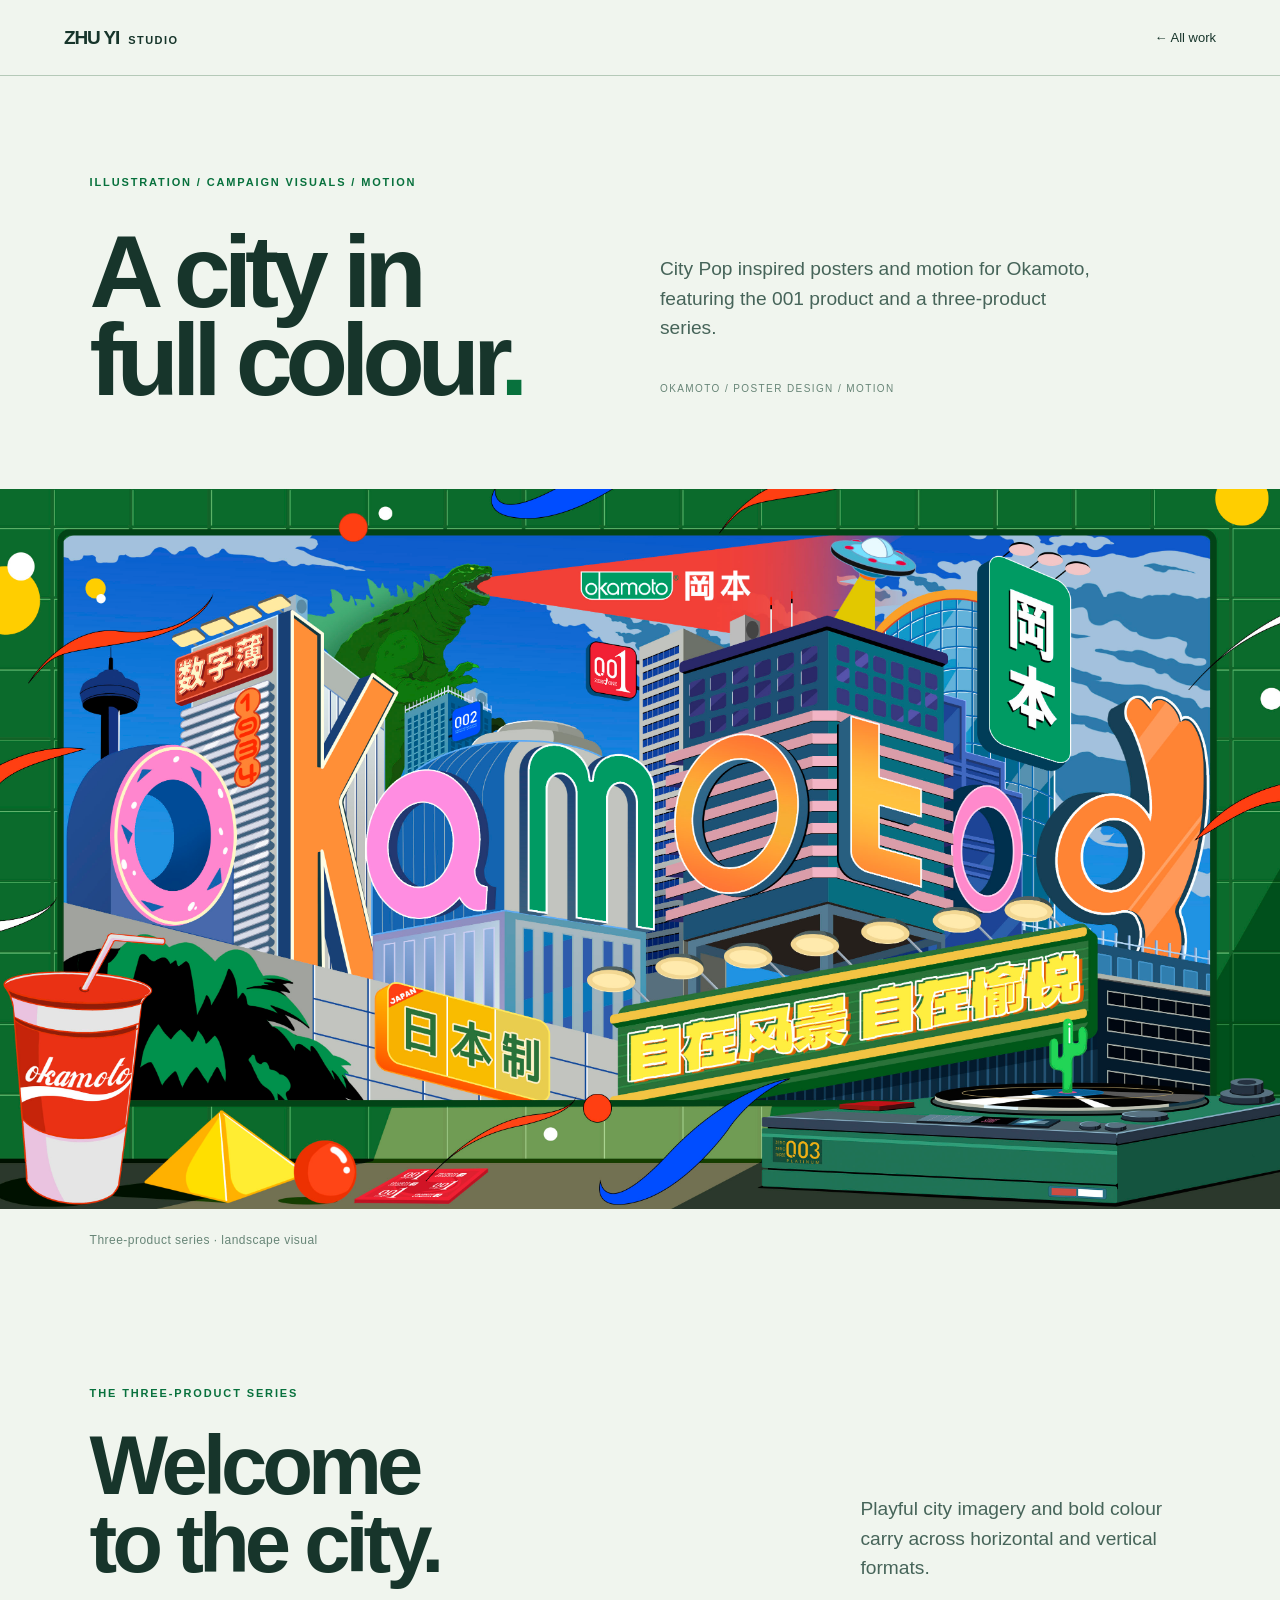
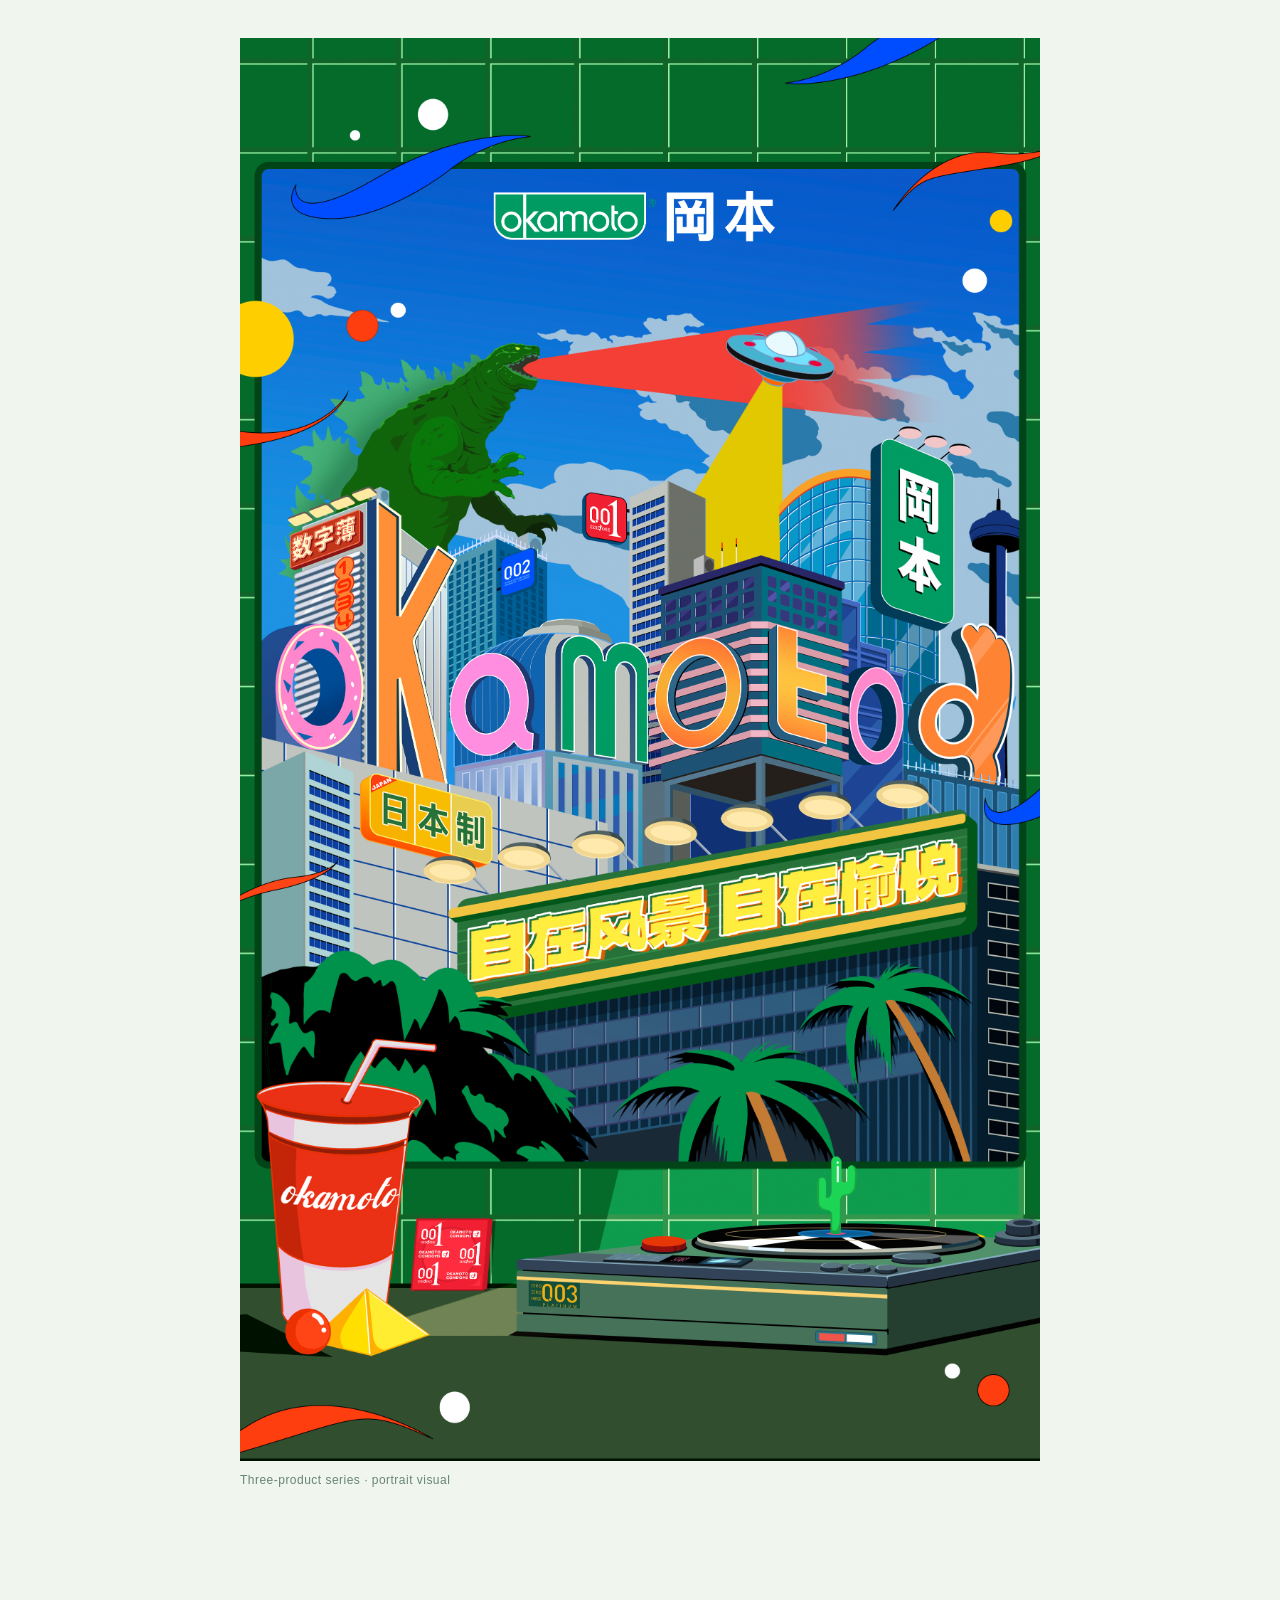
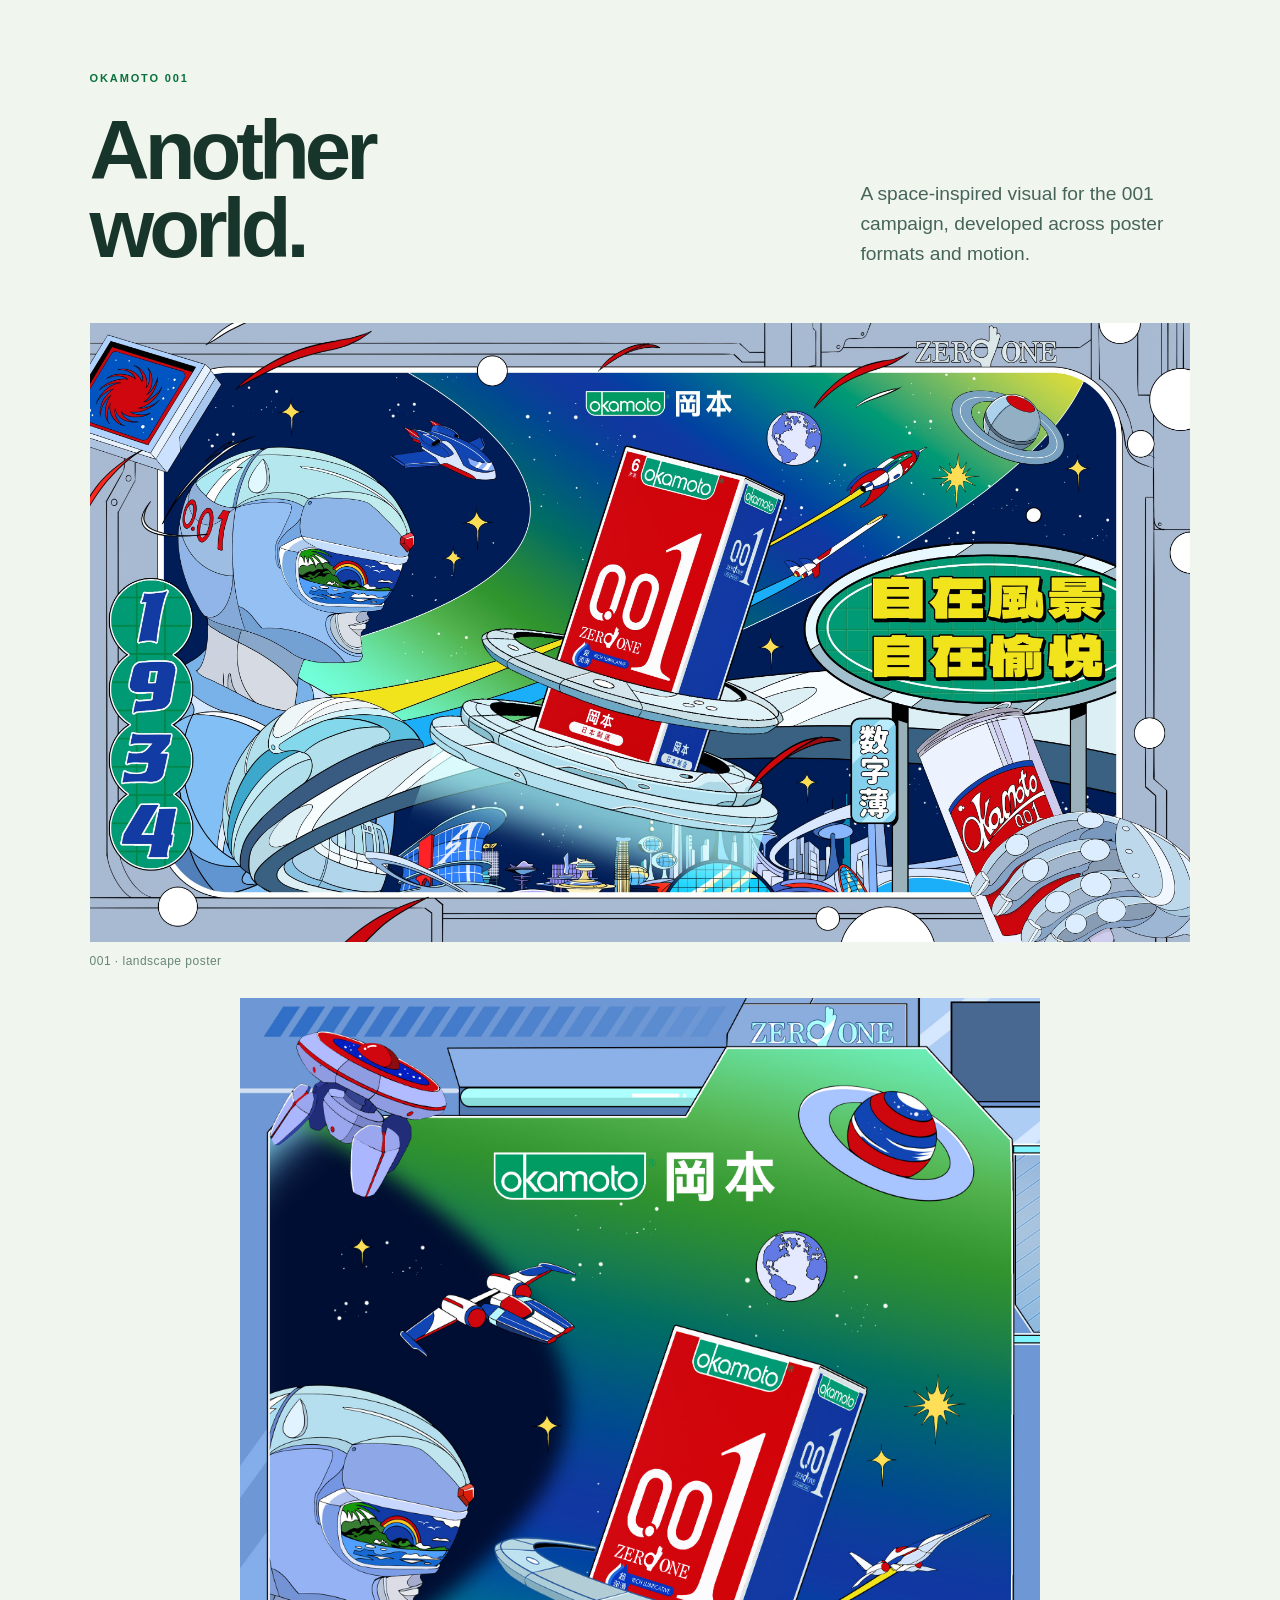
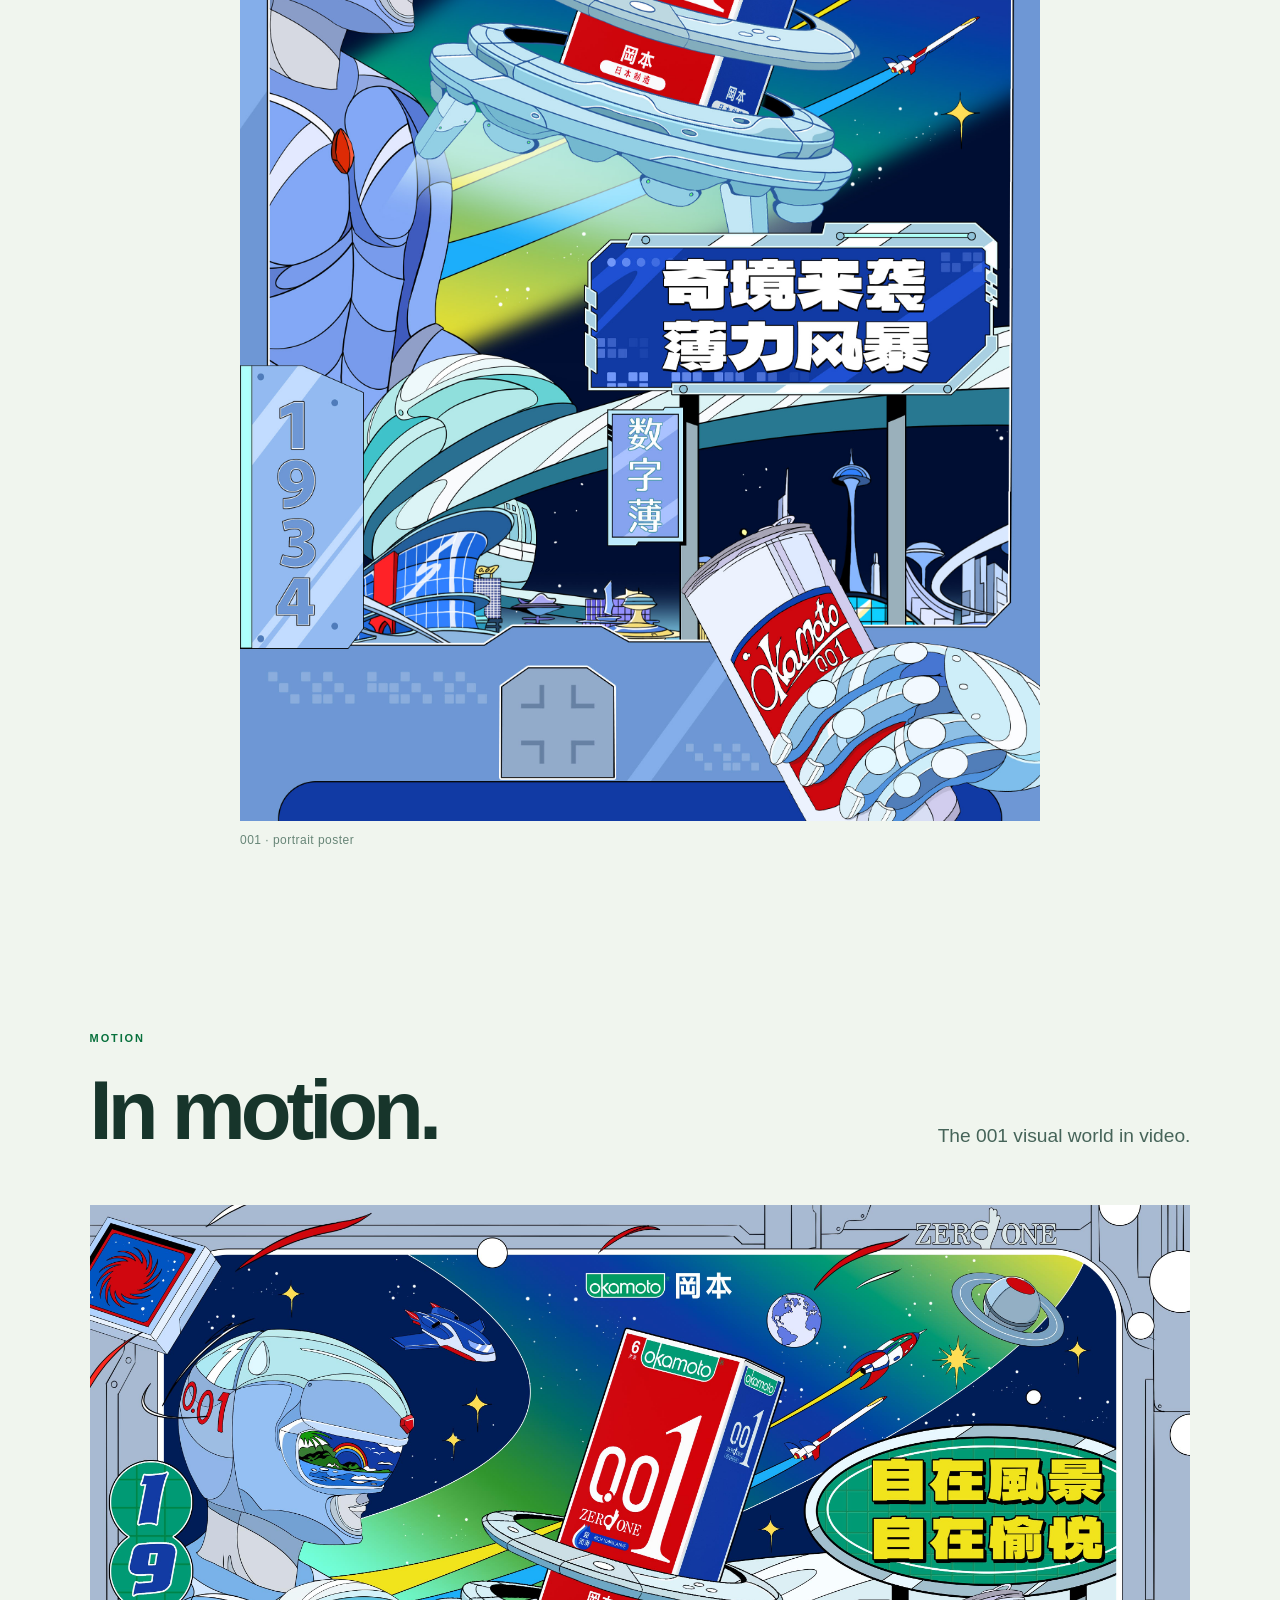
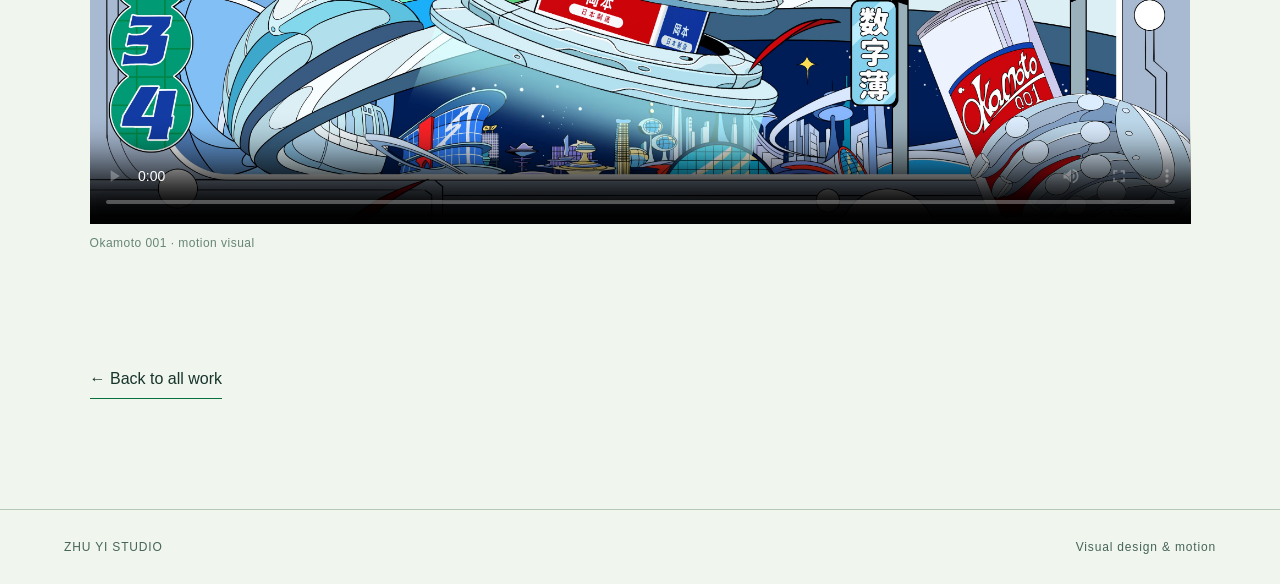
<file: okamoto.html>
<!doctype html><html lang="en"><head><meta charset="utf-8"><meta name="viewport" content="width=device-width,initial-scale=1"><meta name="robots" content="noindex"><title>Okamoto | Zhu Yi Studio</title><meta name="description" content="City Pop inspired posters and motion for Okamoto."><link rel="stylesheet" href="style.css"><link rel="stylesheet" href="case.css"><link rel="stylesheet" href="okamoto.css"></head><body class="case okamoto"><header class="case-nav"><a class="case-brand" href="index.html">ZHU YI <span>STUDIO</span></a><a href="index.html#work">← All work</a></header><main><section class="case-intro"><p class="case-kicker">ILLUSTRATION / CAMPAIGN VISUALS / MOTION</p><h1>A city in<br>full colour<span>.</span></h1><div class="case-description"><p>City Pop inspired posters and motion for Okamoto, featuring the 001 product and a three-product series.</p><p class="case-meta">OKAMOTO / POSTER DESIGN / MOTION</p></div></section><figure class="hero-image"><img src="okamoto/city-landscape.jpg" alt="Colourful Okamoto city illustration in landscape format"><figcaption class="hero-caption">Three-product series · landscape visual</figcaption></figure><div class="case-content"><div class="chapter"><div><p class="case-kicker">THE THREE-PRODUCT SERIES</p><h2>Welcome<br>to the city.</h2></div><p>Playful city imagery and bold colour carry across horizontal and vertical formats.</p></div><figure class="feature"><img src="okamoto/city-portrait.jpg" alt="Okamoto city illustration in portrait format" loading="lazy"><figcaption>Three-product series · portrait visual</figcaption></figure><div class="chapter"><div><p class="case-kicker">OKAMOTO 001</p><h2>Another<br>world.</h2></div><p>A space-inspired visual for the 001 campaign, developed across poster formats and motion.</p></div><figure class="wide-art"><img src="okamoto/zero-one-landscape.jpg" alt="Okamoto 001 space-themed landscape poster" loading="lazy"><figcaption>001 · landscape poster</figcaption></figure><figure class="feature"><img src="okamoto/zero-one-portrait.jpg" alt="Okamoto 001 space-themed portrait poster" loading="lazy"><figcaption>001 · portrait poster</figcaption></figure><div class="chapter"><div><p class="case-kicker">MOTION</p><h2>In motion.</h2></div><p>The 001 visual world in video.</p></div><figure class="okamoto-film"><video controls playsinline preload="metadata" poster="okamoto/zero-one-landscape.jpg"><source src="okamoto/zero-one-video.m4v" type="video/mp4">Your browser does not support embedded video.</video><figcaption>Okamoto 001 · motion visual</figcaption></figure><a class="back-link" href="index.html#work">← Back to all work</a></div></main><footer class="case-footer"><span>ZHU YI STUDIO</span><span>Visual design &amp; motion</span></footer><script src="case.js"></script></body></html>
</file>
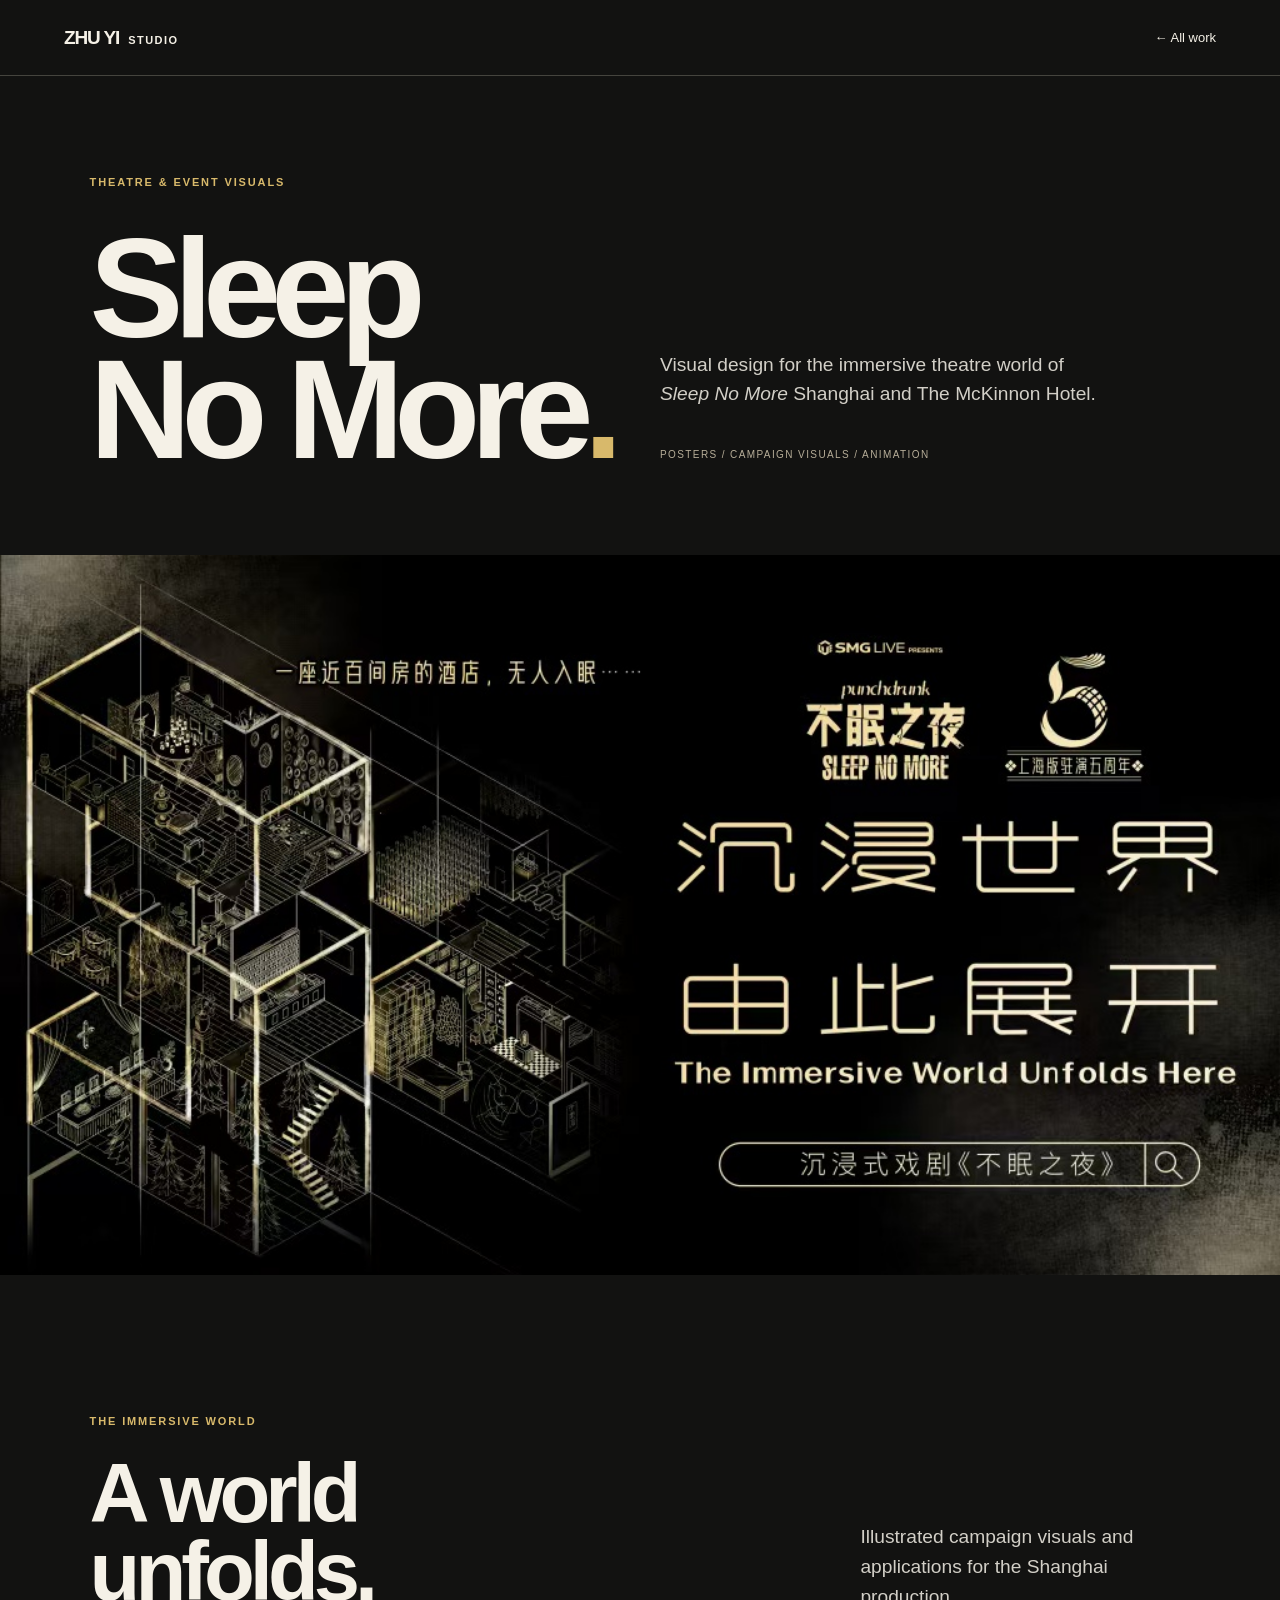
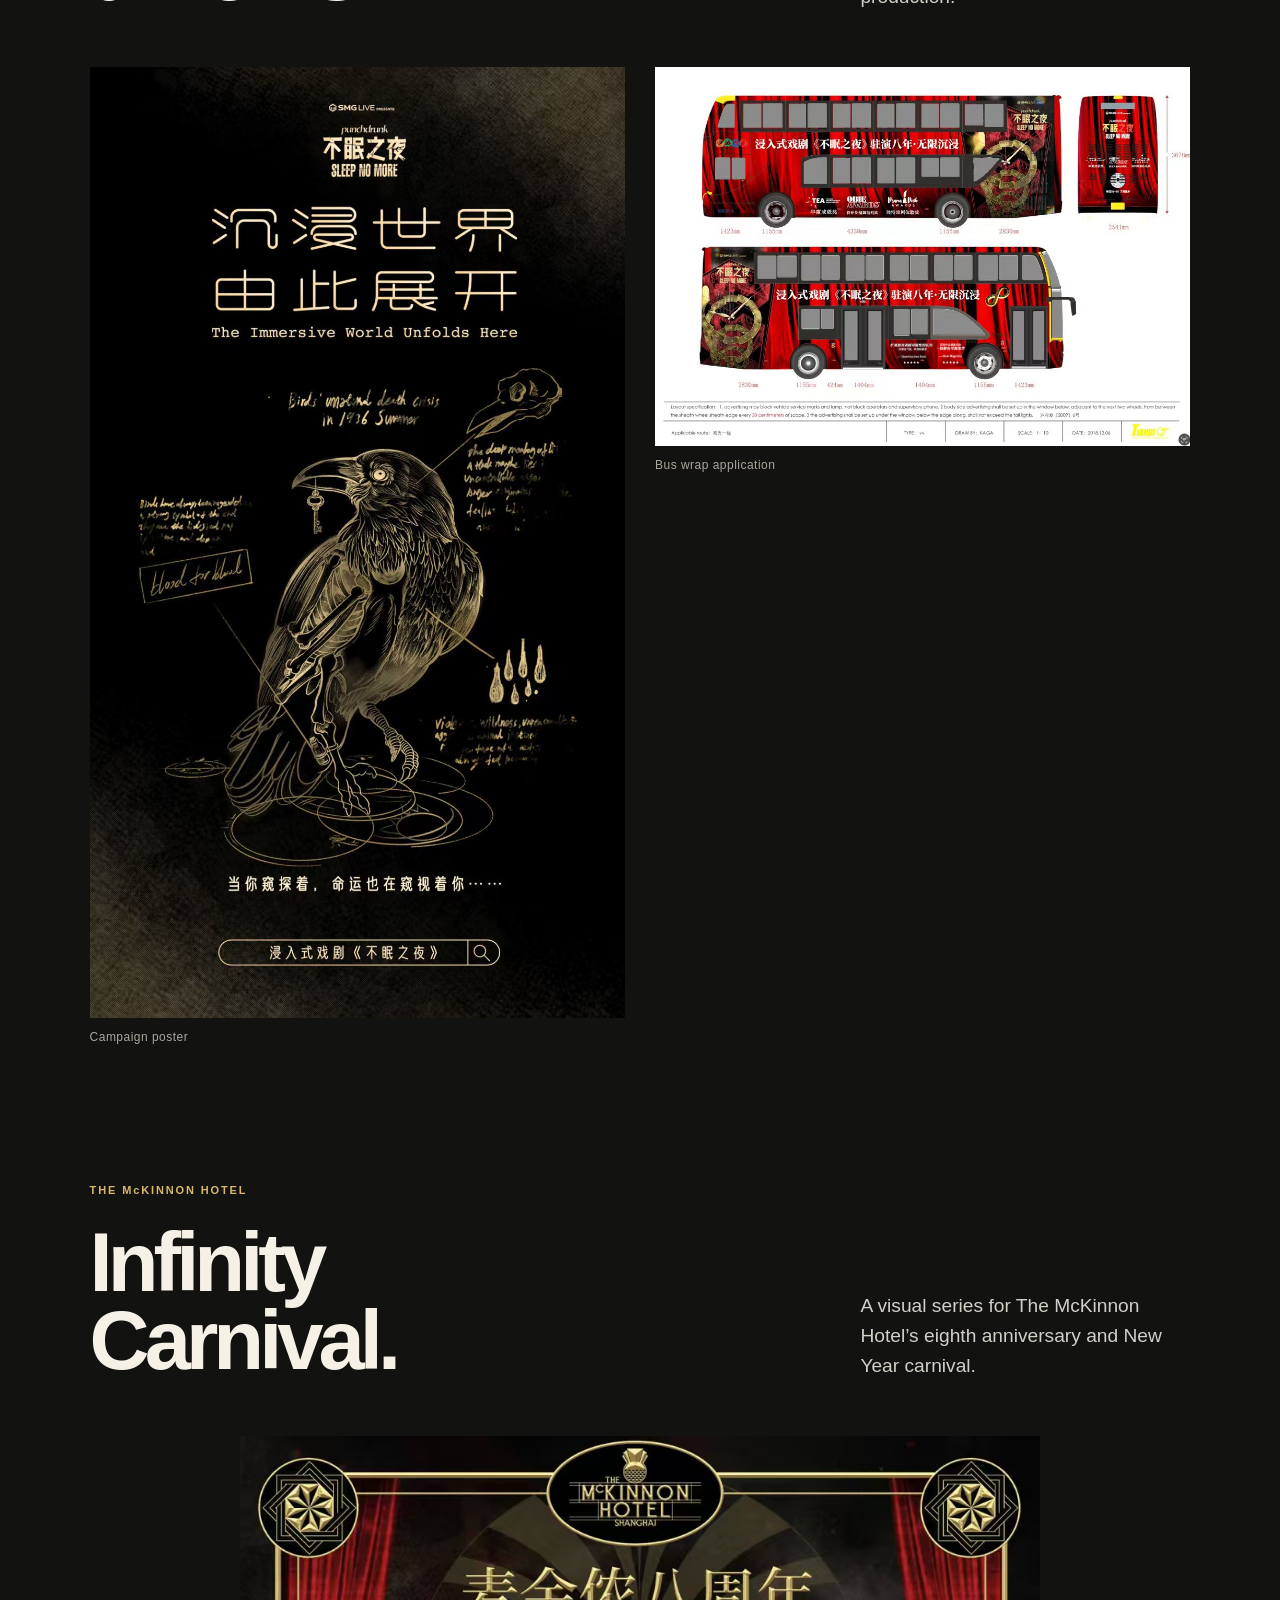
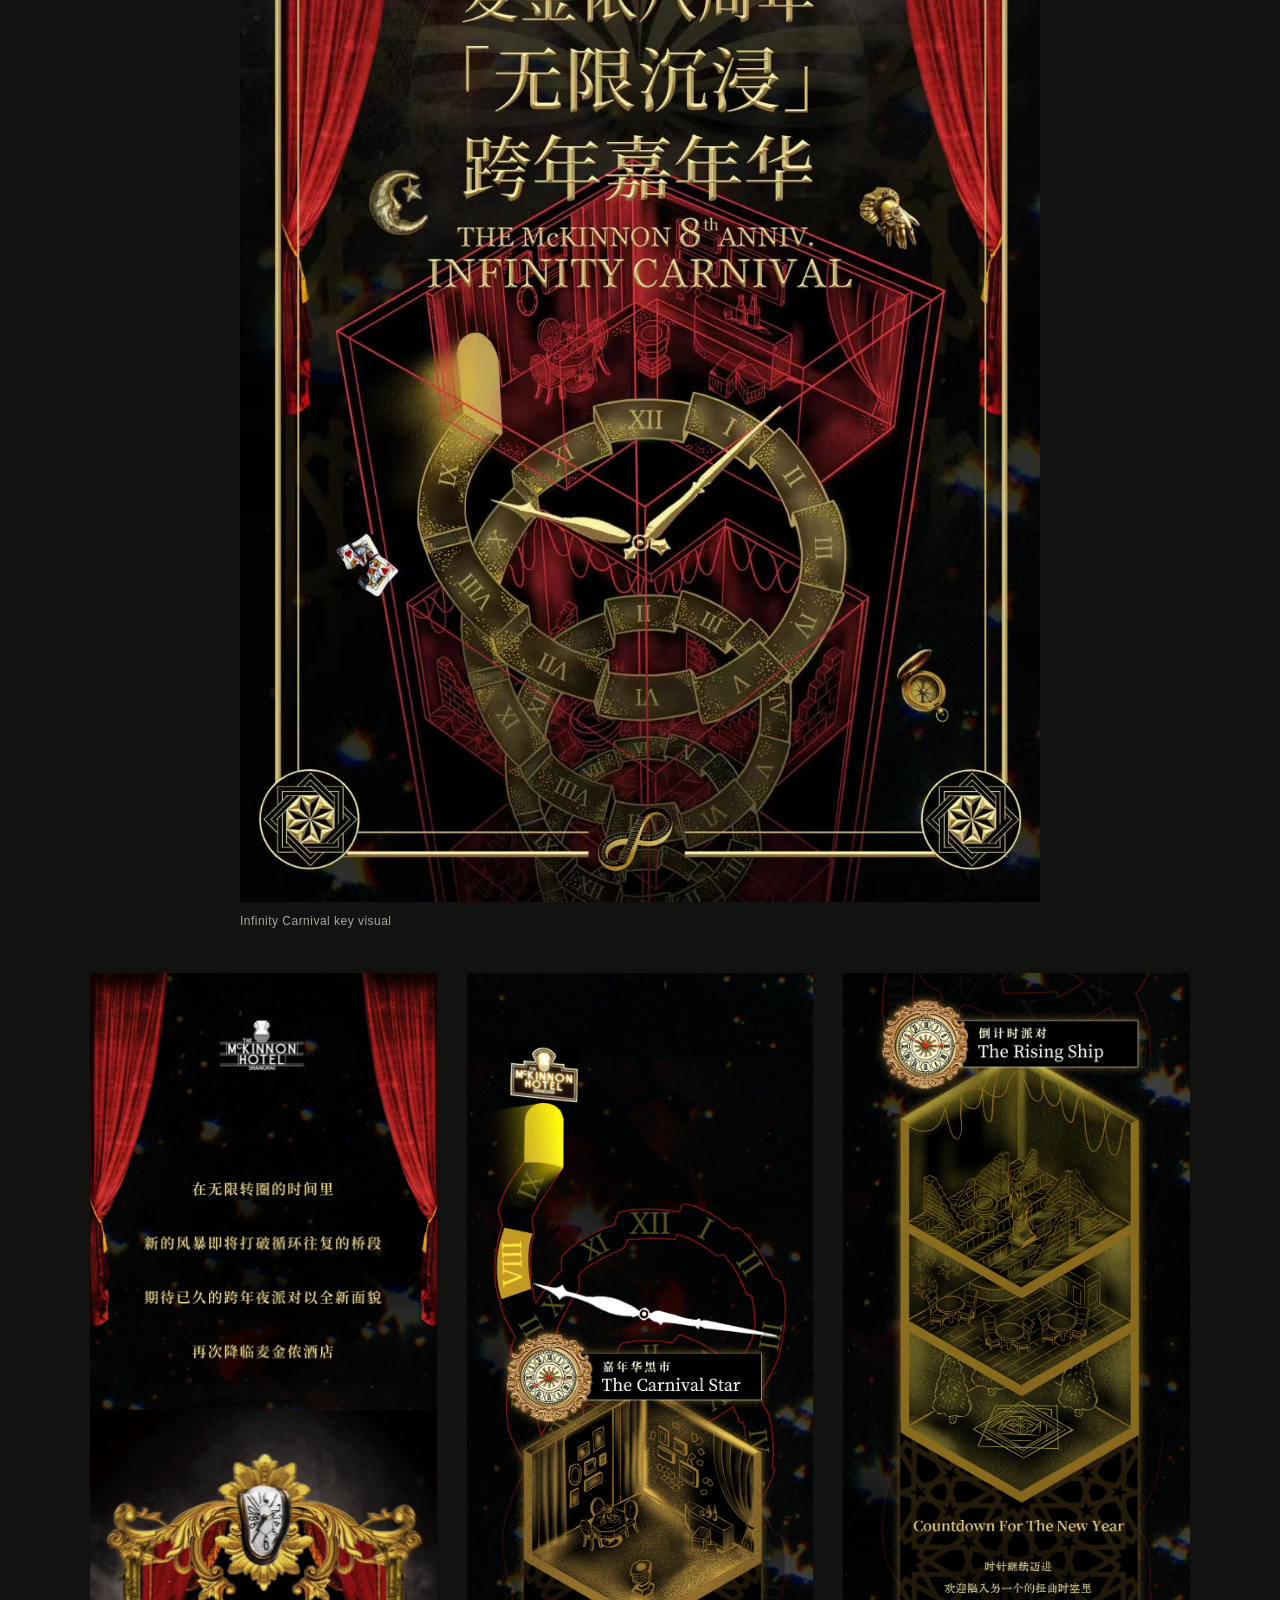
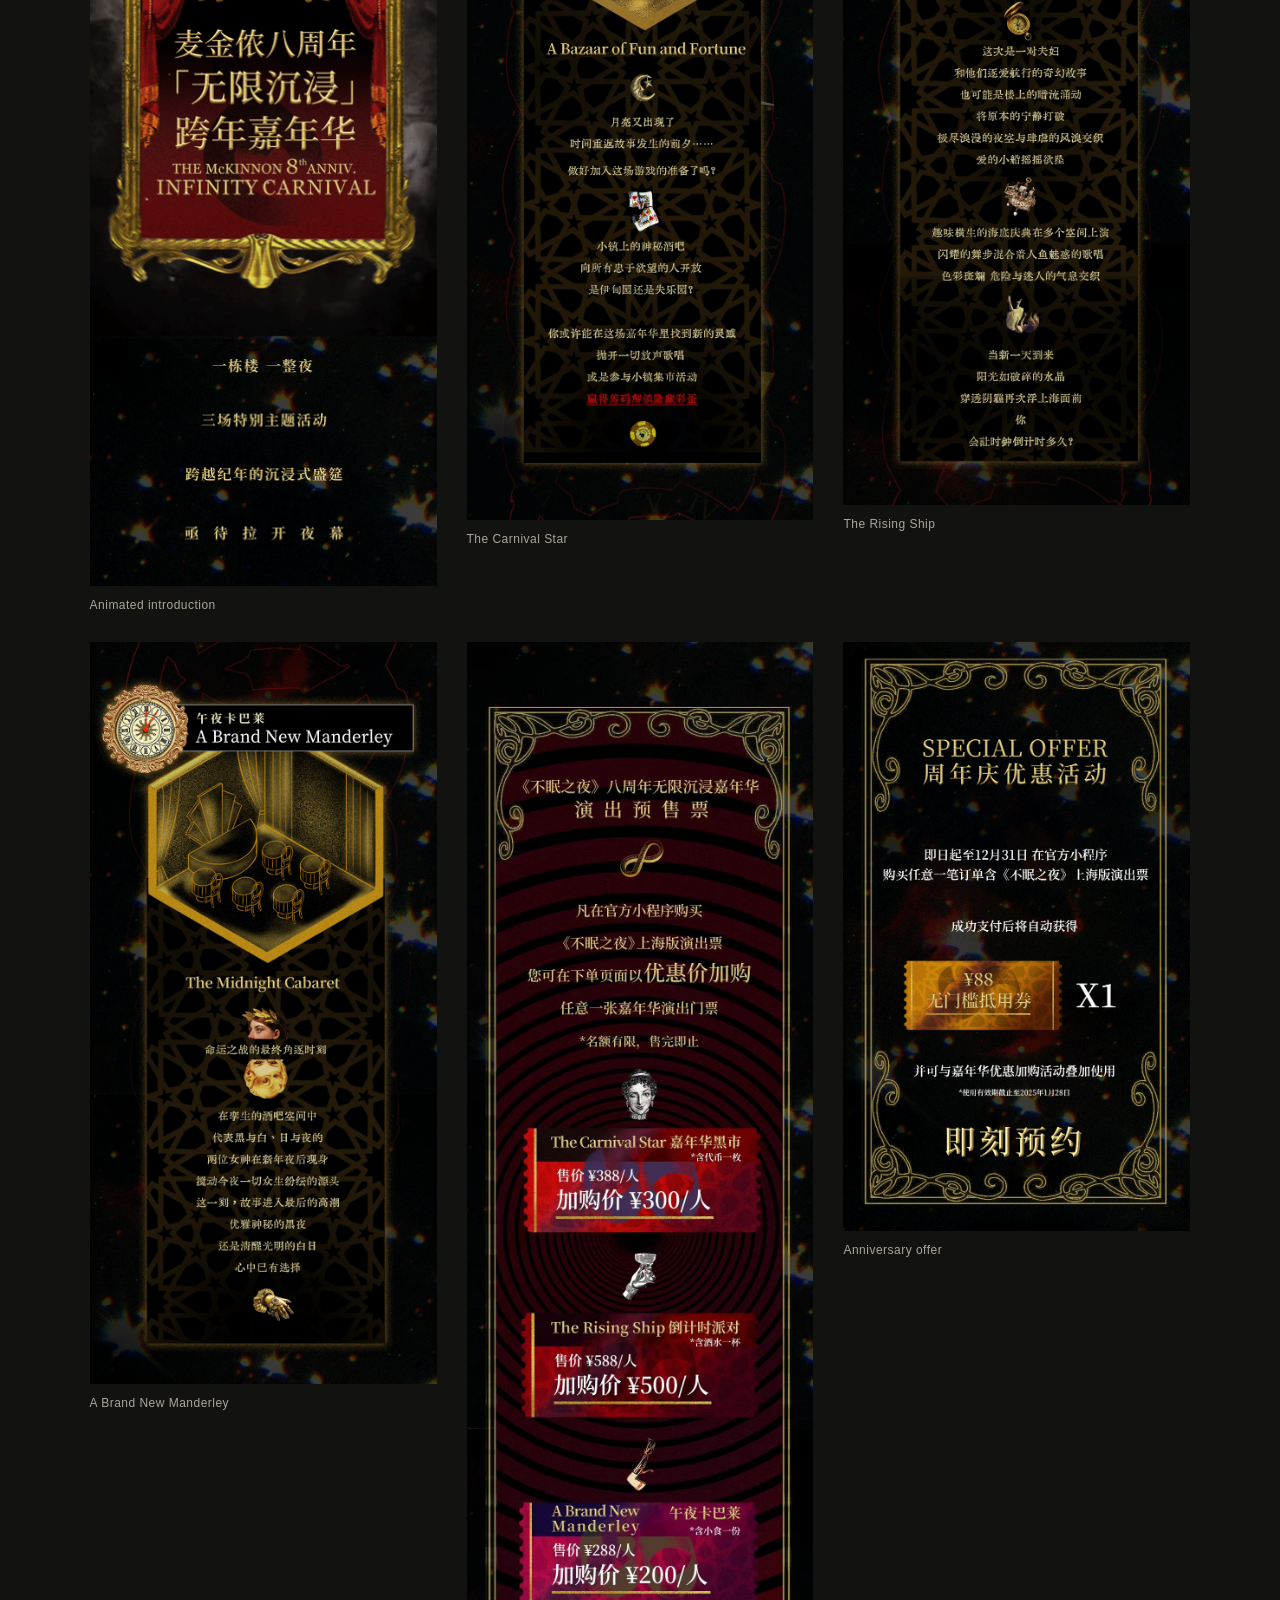
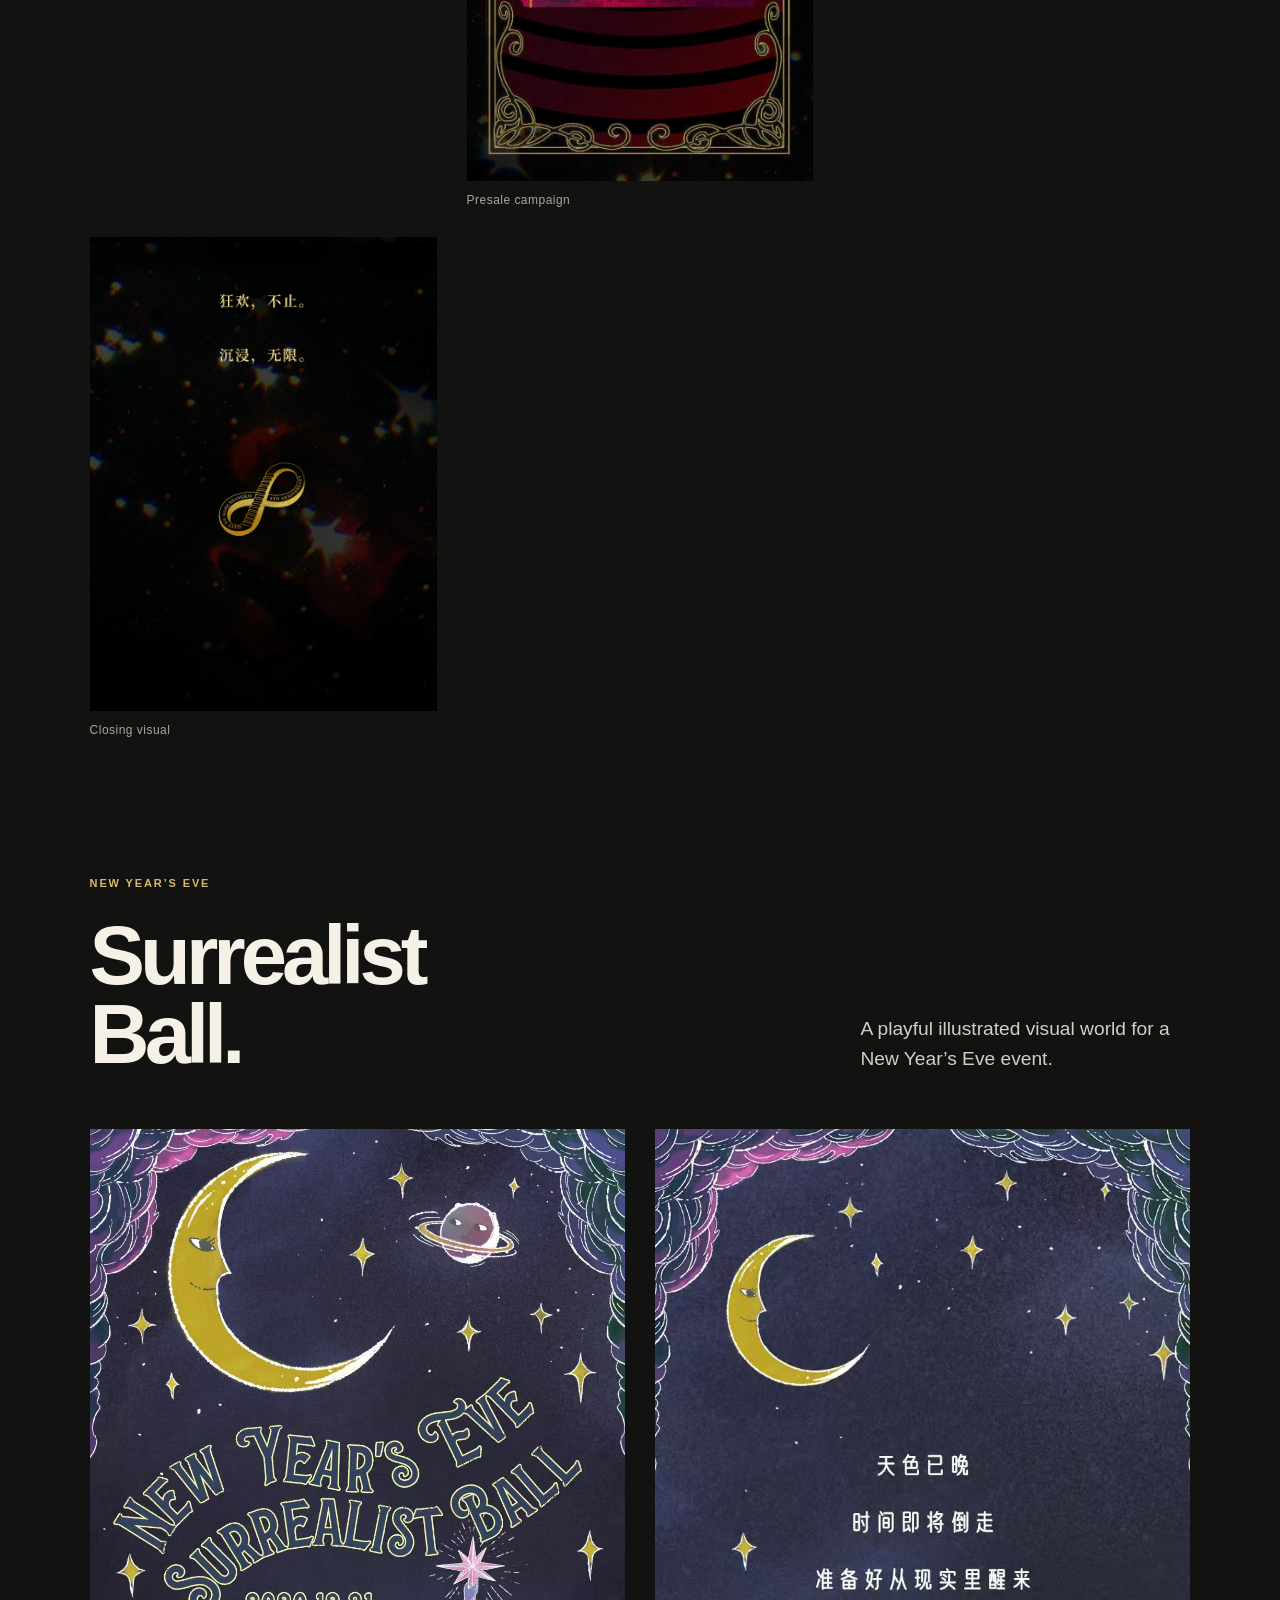
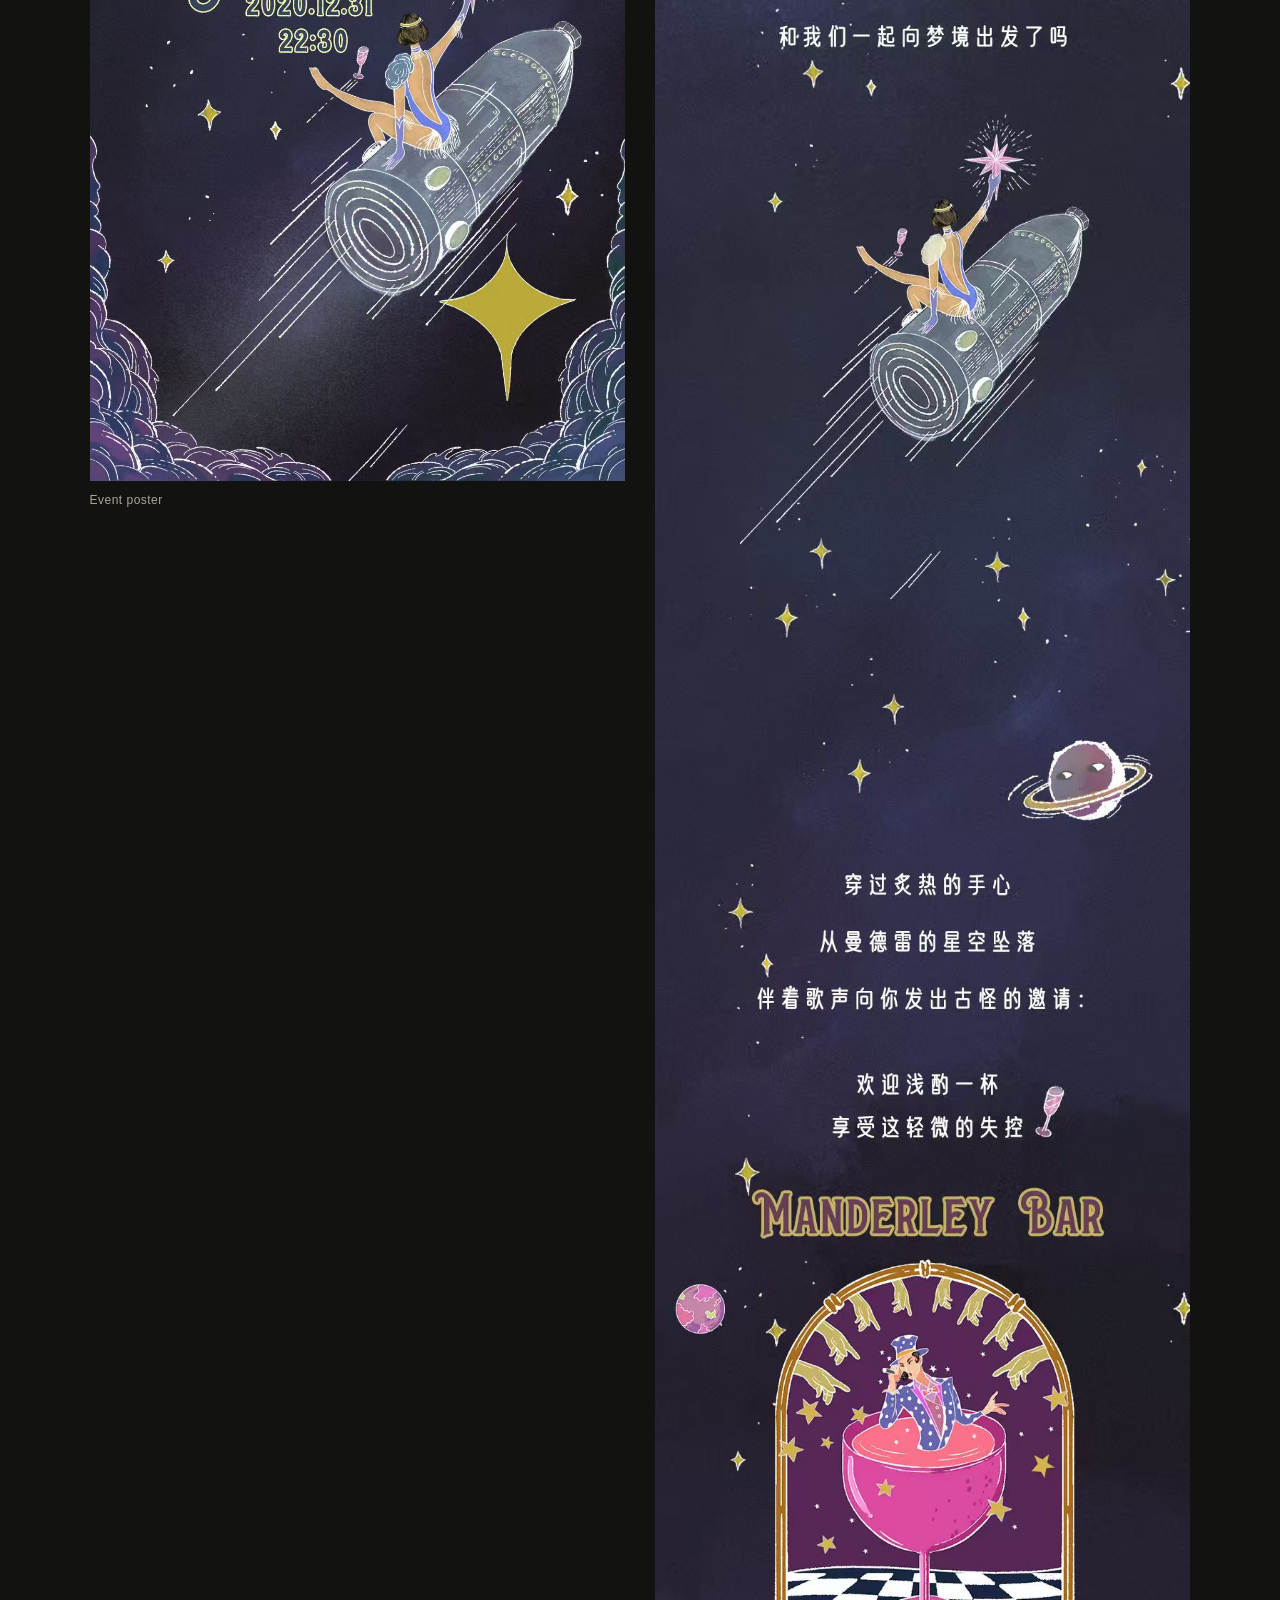
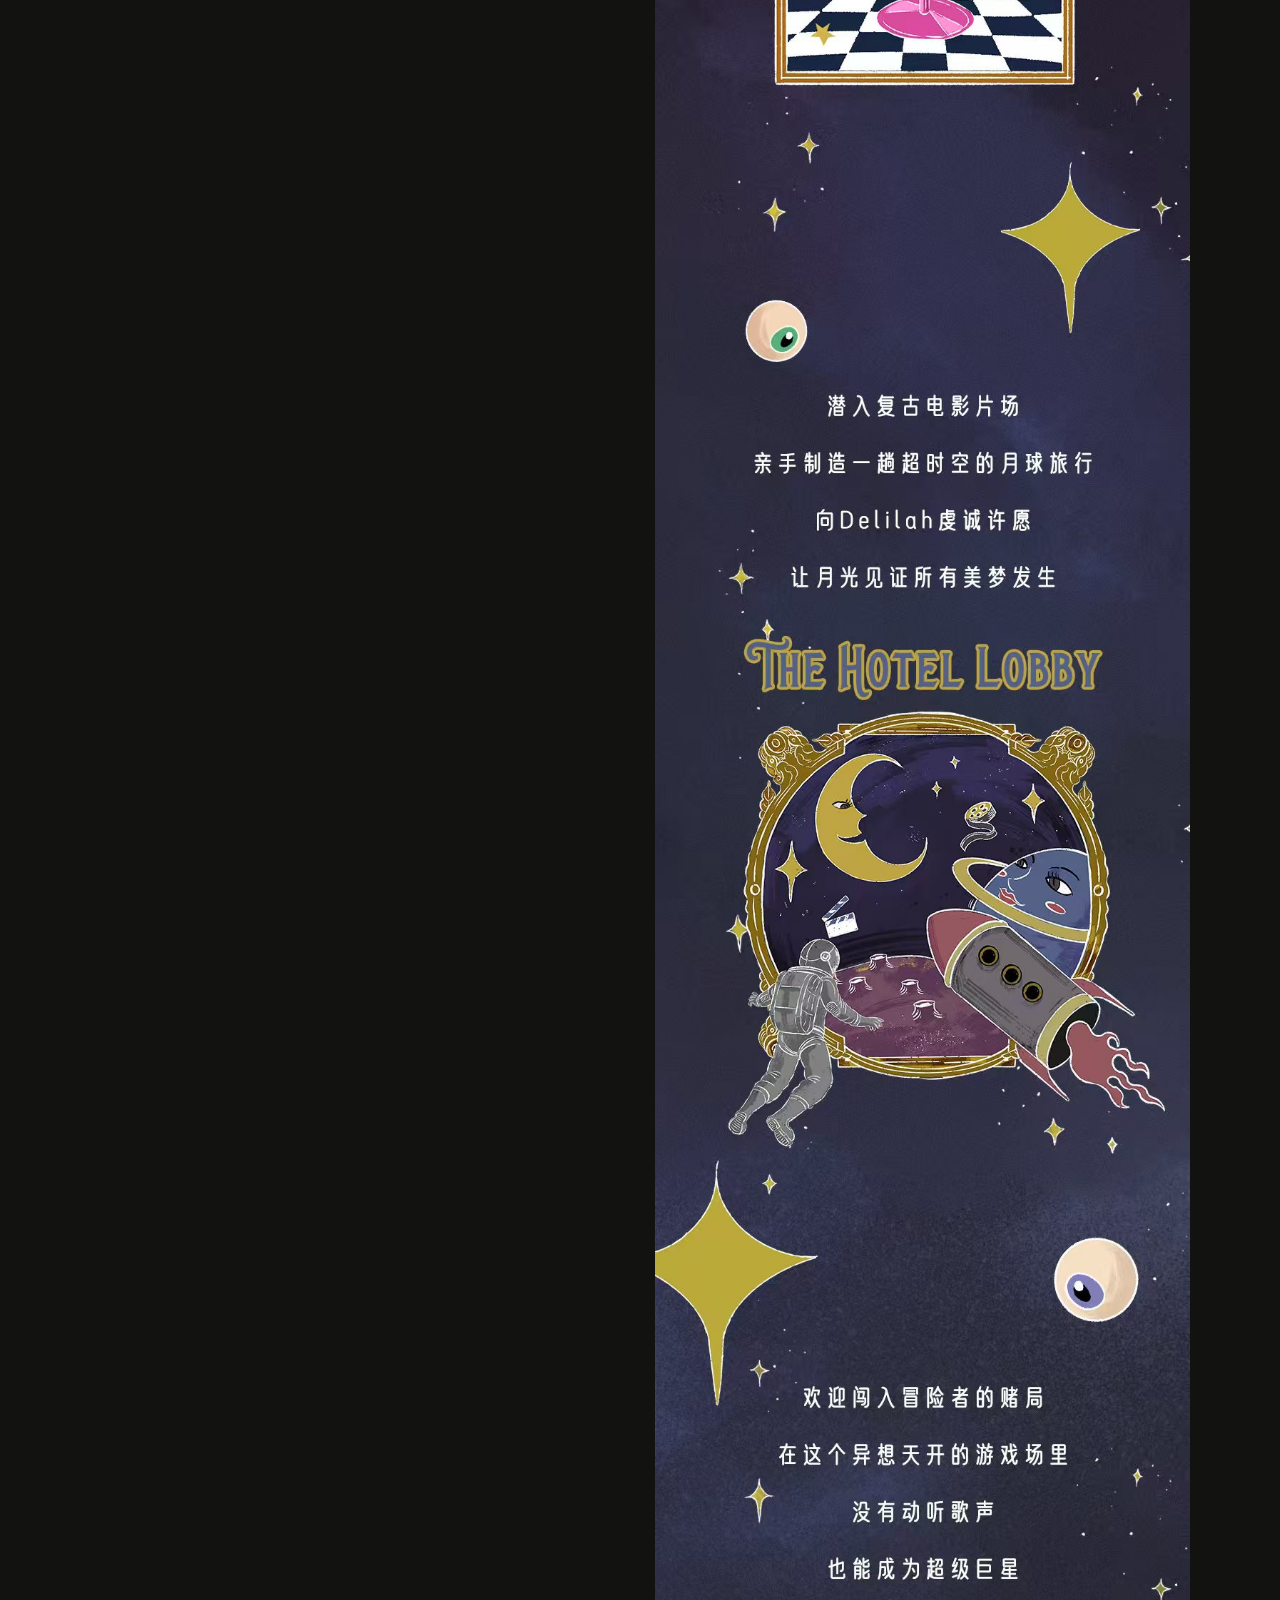
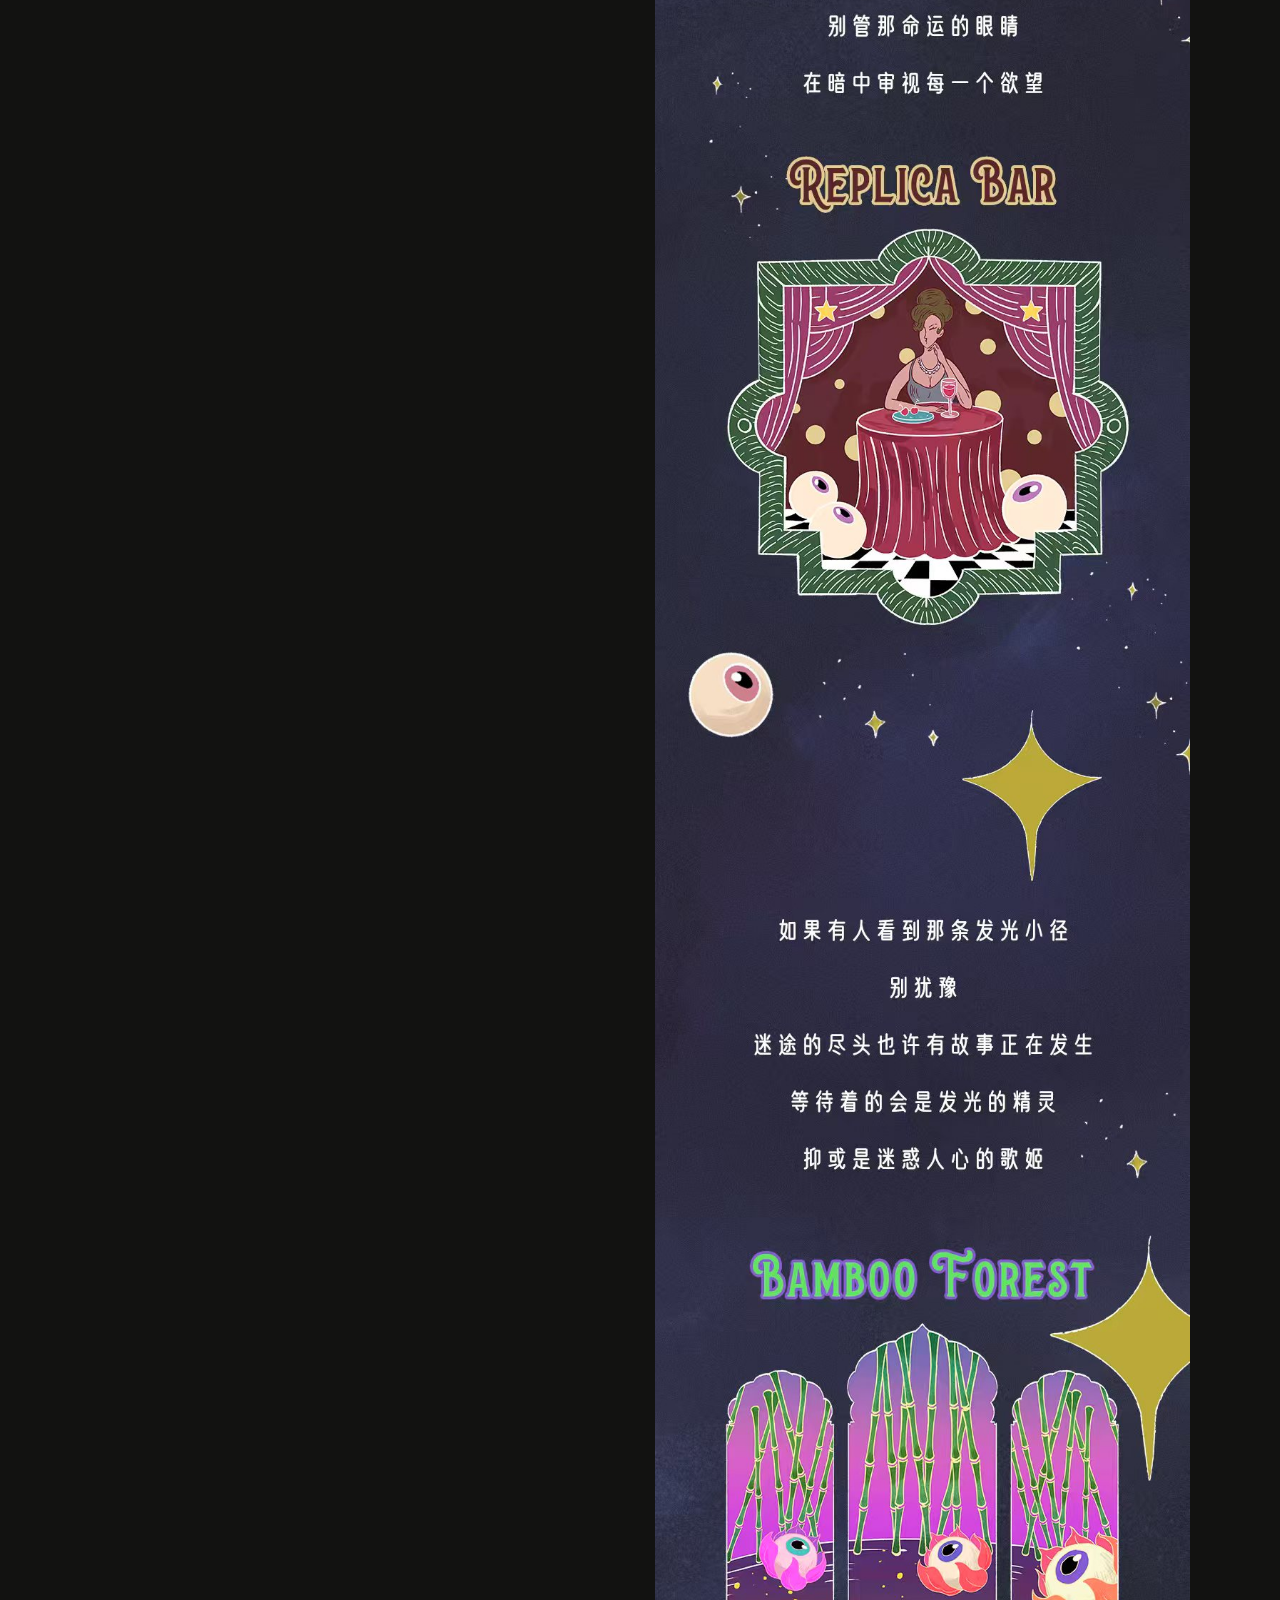
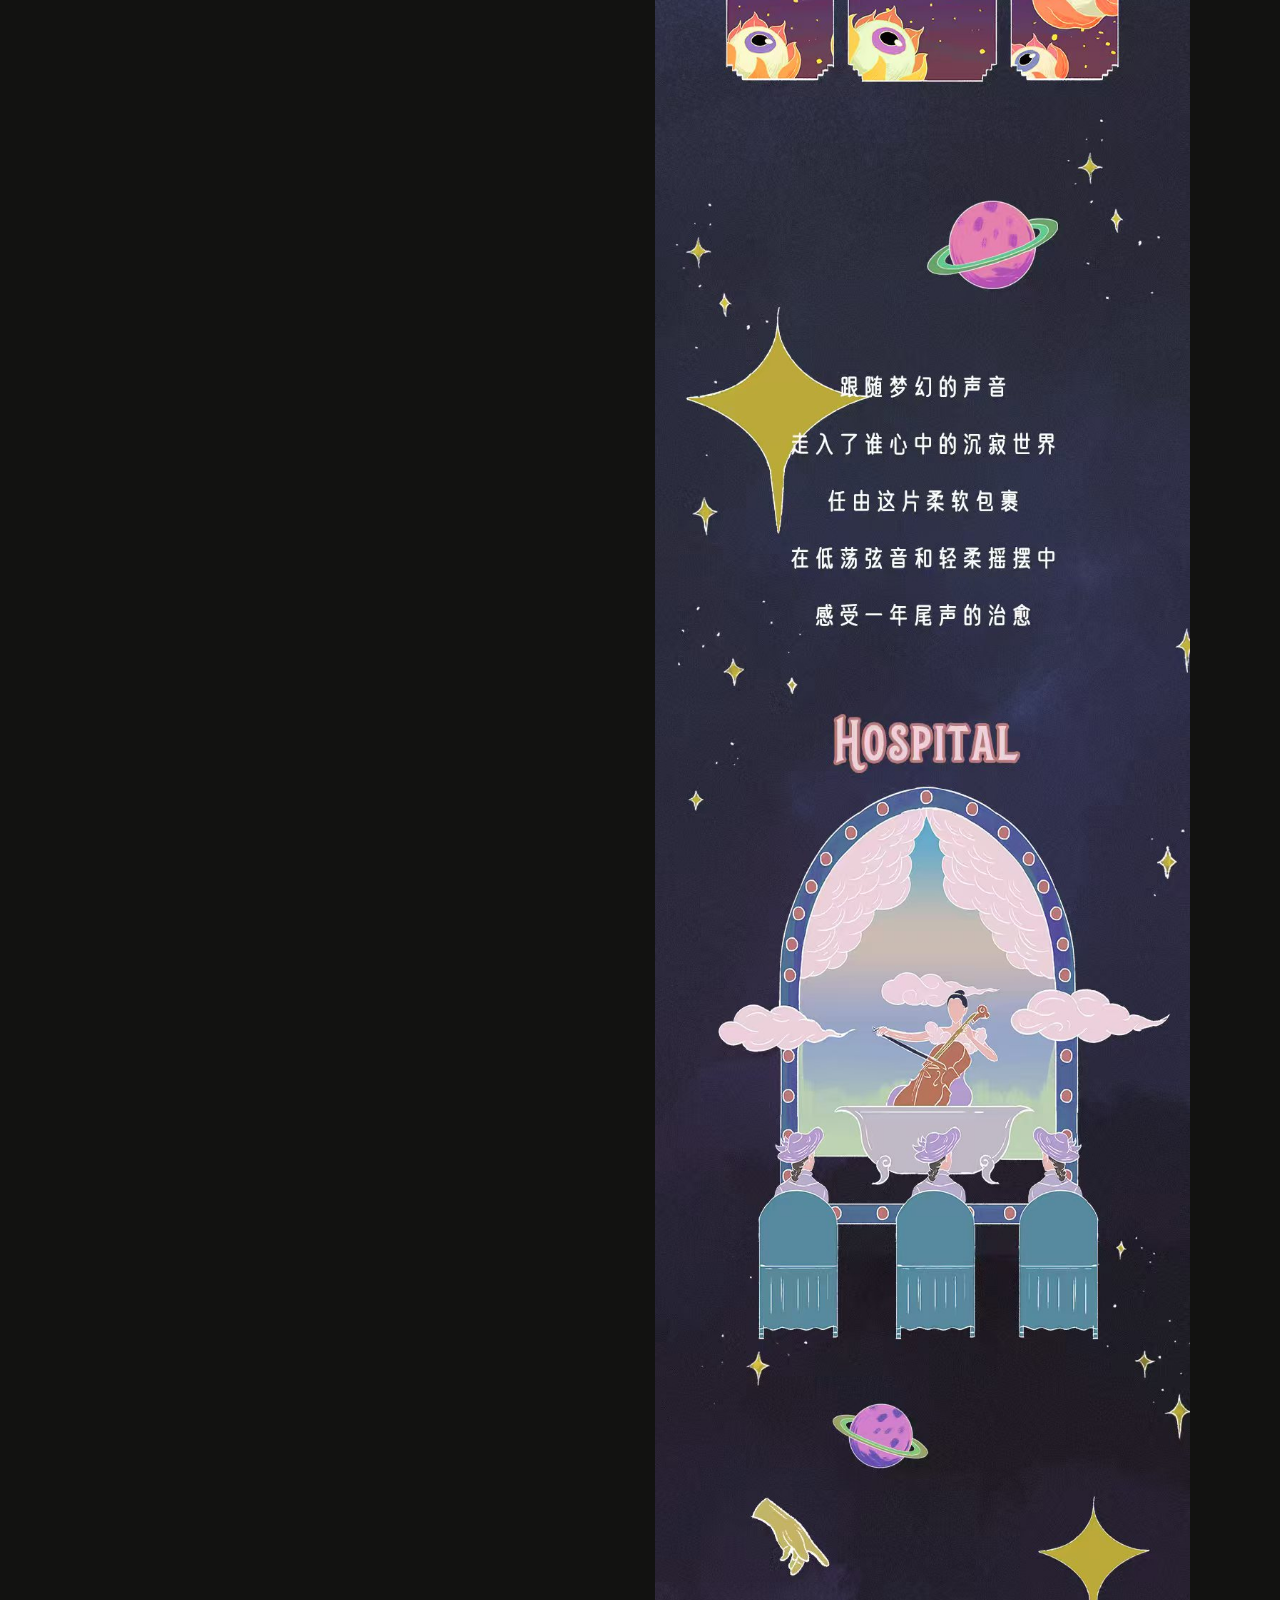
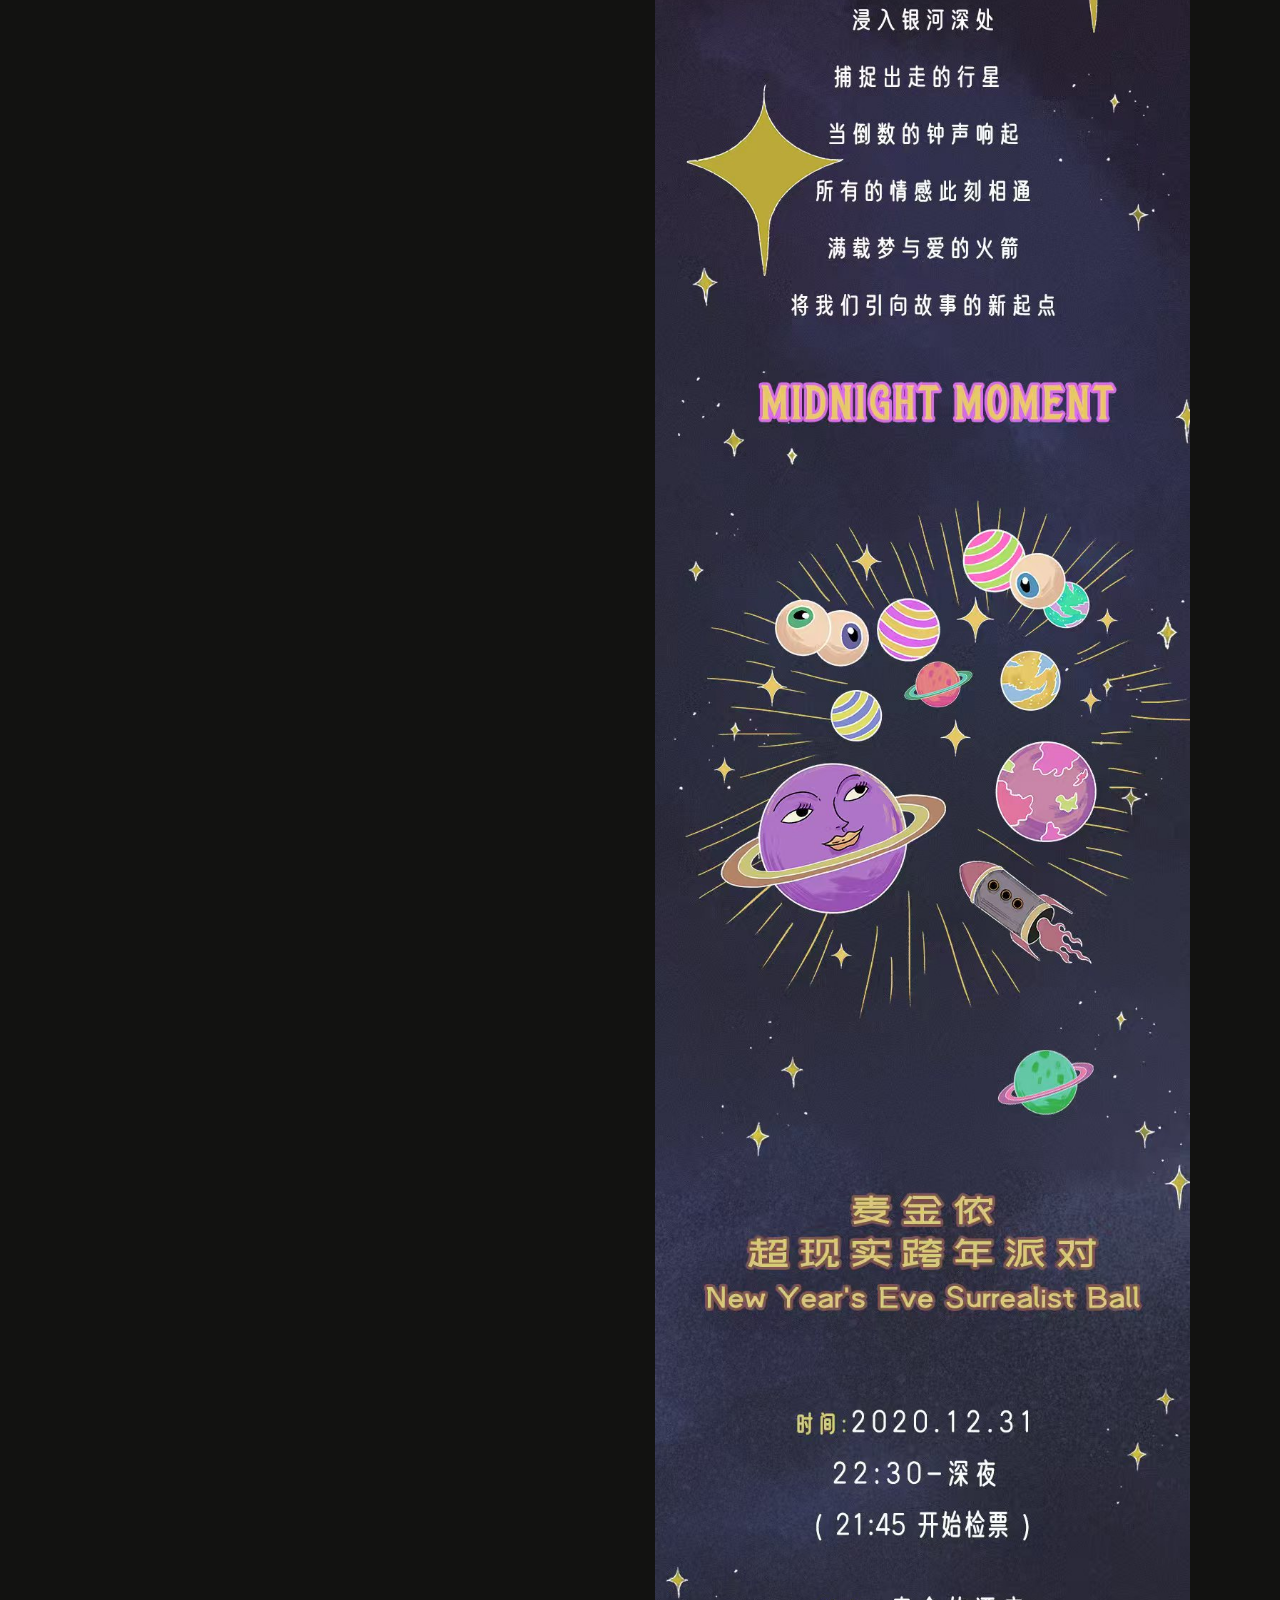
<file: sleep-no-more.html>
<!doctype html><html lang="en"><head><meta charset="utf-8"><meta name="viewport" content="width=device-width,initial-scale=1"><meta name="robots" content="noindex"><title>Sleep No More | Zhu Yi Studio</title><meta name="description" content="Visual design for Sleep No More Shanghai and The McKinnon Hotel."><link rel="stylesheet" href="style.css"><link rel="stylesheet" href="case.css"></head>
<body class="case"><header class="case-nav"><a class="case-brand" href="index.html">ZHU YI <span>STUDIO</span></a><a href="index.html#work">← All work</a></header><main><section class="case-intro"><p class="case-kicker">THEATRE &amp; EVENT VISUALS</p><h1>Sleep<br>No More<span>.</span></h1><div class="case-description"><p>Visual design for the immersive theatre world of <i>Sleep No More</i> Shanghai and The McKinnon Hotel.</p><p class="case-meta">POSTERS / CAMPAIGN VISUALS / ANIMATION</p></div></section><figure class="hero-image"><img src="sleep-no-more/07-immersive-landscape.jpg" alt="Sleep No More Shanghai visual featuring an illustrated hotel" width="1024" height="576"></figure><div class="case-content"><div class="chapter"><div><p class="case-kicker">THE IMMERSIVE WORLD</p><h2>A world<br>unfolds.</h2></div><p>Illustrated campaign visuals and applications for the Shanghai production.</p></div><div class="art-grid pair"><figure><img src="sleep-no-more/08-immersive-poster.jpg" alt="Sleep No More raven illustration poster" loading="lazy"><figcaption>Campaign poster</figcaption></figure><figure><img src="sleep-no-more/15-bus.jpg" alt="Sleep No More bus wrap design" loading="lazy"><figcaption>Bus wrap application</figcaption></figure></div><div class="chapter"><div><p class="case-kicker">THE McKINNON HOTEL</p><h2>Infinity<br>Carnival.</h2></div><p>A visual series for The McKinnon Hotel’s eighth anniversary and New Year carnival.</p></div><figure class="feature"><img src="sleep-no-more/16-infinity-poster.jpg" alt="The McKinnon Hotel eighth anniversary Infinity Carnival poster" loading="lazy"><figcaption>Infinity Carnival key visual</figcaption></figure><div class="art-grid long-grid"><figure><img src="sleep-no-more/01-intro.gif" alt="Animated introduction to Infinity Carnival" loading="lazy"><figcaption>Animated introduction</figcaption></figure><figure><img src="sleep-no-more/02-carnival.gif" alt="Animated visual for The Carnival Star" loading="lazy"><figcaption>The Carnival Star</figcaption></figure><figure><img src="sleep-no-more/03-rising-ship.png" alt="The Rising Ship countdown party visual" loading="lazy"><figcaption>The Rising Ship</figcaption></figure><figure><img src="sleep-no-more/04-manderley.png" alt="A Brand New Manderley midnight cabaret visual" loading="lazy"><figcaption>A Brand New Manderley</figcaption></figure><figure><img src="sleep-no-more/17-presale.jpg" alt="Infinity Carnival presale promotional visual" loading="lazy"><figcaption>Presale campaign</figcaption></figure><figure><img src="sleep-no-more/05-offer.gif" alt="Animated anniversary offer visual" loading="lazy"><figcaption>Anniversary offer</figcaption></figure><figure><img src="sleep-no-more/06-finale.png" alt="Infinity Carnival closing visual" loading="lazy"><figcaption>Closing visual</figcaption></figure></div><div class="chapter"><div><p class="case-kicker">NEW YEAR’S EVE</p><h2>Surrealist<br>Ball.</h2></div><p>A playful illustrated visual world for a New Year’s Eve event.</p></div><div class="art-grid pair"><figure><img src="sleep-no-more/10-surrealist-poster.jpg" alt="New Year's Eve Surrealist Ball illustrated poster" loading="lazy"><figcaption>Event poster</figcaption></figure><figure><img src="sleep-no-more/09-surrealist-long.jpg" alt="Long illustrated event visual for the Surrealist Ball" loading="lazy"><figcaption>Event long-form visual</figcaption></figure></div><div class="chapter"><div><p class="case-kicker">THE McKINNON HOTEL</p><h2>More nights<br>at the hotel.</h2></div><p>Visuals for cabaret and the hotel’s spaces.</p></div><figure class="wide-art"><img src="sleep-no-more/11-coven-landscape.jpg" alt="Coven Lost Souls Cabaret landscape visual" loading="lazy"><figcaption>Coven: Lost Souls Cabaret</figcaption></figure><div class="art-grid three"><figure><img src="sleep-no-more/12-coven-poster.jpg" alt="Coven Lost Souls Cabaret poster" loading="lazy"><figcaption>Coven: Lost Souls Cabaret</figcaption></figure><figure><img src="sleep-no-more/13-love-cabaret.jpg" alt="Ah Love cabaret show poster" loading="lazy"><figcaption>Ah Love Cabaret Show</figcaption></figure><figure><img src="sleep-no-more/14-lounge-m.jpg" alt="Lounge M illustrated hotel poster" loading="lazy"><figcaption>Lounge M</figcaption></figure></div><a class="back-link" href="index.html#work">← Back to all work</a></div></main><footer class="case-footer"><span>ZHU YI STUDIO</span><span>Visual design &amp; illustration</span></footer><script src="case.js"></script></body></html>
</file>
<file: style.css>
:root{--ink:#151515;--paper:#f8f8f5;--green:#346d4b}*{box-sizing:border-box}html{scroll-behavior:smooth}body{margin:0;background:var(--paper);color:var(--ink);font-family:Arial,"Helvetica Neue",sans-serif}a{color:inherit;text-decoration:none}.top{height:82px;display:flex;align-items:center;justify-content:space-between;padding:0 5vw;border-bottom:1px solid #d9dad5}.brand{font-size:19px;font-weight:800;letter-spacing:-.06em}.brand span{font-size:11px;letter-spacing:.13em;margin-left:5px}.top nav{display:flex;gap:32px;font-size:14px}.top a:hover,.jump:hover{color:var(--green)}.intro{padding:90px 5vw 110px;max-width:1500px;margin:auto}.kicker{font-size:11px;letter-spacing:.18em;font-weight:bold;color:var(--green);margin:0 0 28px}.intro h1{font-size:clamp(58px,9vw,130px);letter-spacing:-.075em;line-height:.92;margin:0;font-weight:700}.intro h1 span{color:var(--green)}.lede{font-size:clamp(16px,1.5vw,21px);margin:32px 0;line-height:1.5}.jump{display:inline-flex;gap:35px;border-bottom:1px solid;padding:0 0 8px;font-size:14px}.work{padding:85px 5vw 100px;border-top:1px solid #d9dad5}.section-head{display:flex;justify-content:space-between;align-items:end;gap:20px}.section-head h2,.about h2{font-size:clamp(38px,5.2vw,70px);letter-spacing:-.055em;line-height:1;margin:0}.work-note{max-width:230px;line-height:1.5;color:#555}.filters{display:flex;gap:10px;margin:55px 0 30px;flex-wrap:wrap}.filters button{border:1px solid #c9cbc5;border-radius:50px;background:transparent;padding:10px 16px;cursor:pointer;color:#333}.filters button.active{background:var(--ink);border-color:var(--ink);color:white}.grid{display:grid;grid-template-columns:repeat(3,minmax(0,1fr));gap:36px 20px}.project{background:none;border:0;text-align:left;padding:0;color:inherit;cursor:pointer}.project .image{display:block;overflow:hidden;background:#eee}.project img{display:block;width:100%;aspect-ratio:4/5;object-fit:cover;object-position:top;transition:transform .3s}.project:hover img{transform:scale(1.025)}.project-info{display:flex;justify-content:space-between;gap:15px;padding-top:14px;font-size:13px}.project-info span{color:#666}.draft{margin-top:40px;color:#666;font-size:13px}.about{border-top:1px solid #d9dad5;padding:100px 5vw}.about p:last-child{font-size:18px;max-width:450px;line-height:1.55;color:#555}footer{padding:30px 5vw;display:flex;justify-content:space-between;border-top:1px solid #d9dad5;font-size:12px;letter-spacing:.07em}dialog{border:0;background:var(--paper);padding:30px;width:min(90vw,1000px);max-height:90dvh}dialog::backdrop{background:#000c}dialog img{display:block;max-width:100%;max-height:75dvh;margin:auto;object-fit:contain}.close{position:absolute;right:15px;top:10px;border:0;background:#fff;color:#111;font-size:30px;cursor:pointer}.project:focus-visible,button:focus-visible,a:focus-visible{outline:3px solid var(--green);outline-offset:4px}@media(max-width:700px){.top{height:68px}.intro{padding:70px 5vw 80px}.intro h1{font-size:clamp(54px,12vw,80px)}.work{padding-top:70px}.section-head{display:block}.work-note{margin-top:25px}.grid{grid-template-columns:1fr 1fr;gap:30px 12px}.project-info{display:block}.project-info span{display:block;margin-top:6px}.about{padding:70px 5vw}}@media(max-width:420px){.grid{grid-template-columns:1fr}}@media(prefers-reduced-motion:reduce){html{scroll-behavior:auto}.project img{transition:none}}
</file>
<file: case.css>
.case{background:#121211;color:#f5f1e7}.case-nav{height:76px;padding:0 5vw;display:flex;align-items:center;justify-content:space-between;border-bottom:1px solid #45443e;font-size:13px}.case-brand{font-size:19px;font-weight:800;letter-spacing:-.06em}.case-brand span{font-size:11px;letter-spacing:.13em;margin-left:5px}.case-nav a:hover,.back-link:hover{color:#d8b96b}.case-intro{padding:100px 7vw 85px;display:grid;grid-template-columns:1fr 1fr;gap:40px;max-width:1600px;margin:auto}.case-kicker{font-size:11px;letter-spacing:.17em;color:#d8b96b;font-weight:bold;margin:0 0 28px}.case-intro .case-kicker{grid-column:1/-1;margin:0}.case-intro h1{font-size:clamp(75px,11vw,160px);letter-spacing:-.07em;line-height:.86;margin:0}.case-intro h1 span{color:#d8b96b}.case-description{align-self:end;max-width:440px}.case-description p:first-child,.chapter>p{font-size:clamp(16px,1.5vw,21px);line-height:1.55;color:#d2cfc7}.case-meta{font-size:10px;letter-spacing:.14em;color:#b6ad98;margin-top:40px}.hero-image{margin:0;background:#090909}.hero-image img{width:100%;display:block}.case-content{max-width:1500px;margin:auto;padding:0 7vw 110px}.chapter{padding:140px 0 55px;display:flex;justify-content:space-between;align-items:end;gap:40px}.chapter h2{font-size:clamp(48px,6.5vw,90px);line-height:.94;letter-spacing:-.06em;margin:0}.chapter>p{max-width:330px;margin:0}.art-grid{display:grid;gap:30px}.pair{grid-template-columns:1fr 1fr;align-items:start}.three{grid-template-columns:repeat(3,1fr)}.long-grid{grid-template-columns:repeat(3,1fr);align-items:start}.case figure{margin:0}.case figure img{width:100%;height:auto;display:block}.case figcaption{font-size:12px;letter-spacing:.04em;color:#aba69b;margin-top:12px}.feature{max-width:800px;margin:0 auto 45px!important}.wide-art{margin-bottom:30px!important}.back-link{display:inline-block;margin-top:120px;border-bottom:1px solid #a99a77;padding-bottom:10px}.case-footer{border-color:#45443e;color:#c4bdaa}.case img{cursor:zoom-in}.viewer{max-width:95vw;width:auto;max-height:95dvh;padding:0;background:#111;color:#fff;overflow:auto;border:0}.viewer::backdrop{background:#000e}.viewer img{max-width:min(100%,1000px);max-height:none;width:100%;height:auto}.viewer .close{position:fixed;top:20px;right:25px;z-index:1;width:46px;height:46px;background:#fff;color:#111;border-radius:50%;line-height:1}.viewer p{margin:20px;font-size:14px}@media(max-width:700px){.case-intro{padding:70px 6vw;grid-template-columns:1fr}.case-intro .case-kicker{grid-column:auto}.case-content{padding:0 6vw 80px}.chapter{padding:90px 0 35px;display:block}.chapter>p{margin-top:25px}.long-grid,.three{grid-template-columns:1fr 1fr;gap:22px 12px}.pair{grid-template-columns:1fr}.feature{margin-bottom:30px!important}.case-intro h1{font-size:clamp(72px,14vw,110px)}}
</file>
<file: back-to-school.css>
.school{background:#f6f3f5;color:#31243a}.school .case-nav,.school .case-footer{border-color:#ddd1dc}.school .case-kicker,.school .case-intro h1 span{color:#a44a75}.school .case-description p:first-child,.school .chapter>p{color:#625666}.school .case-meta,.school figcaption{color:#7f6c7b}.school .case-footer{color:#625666}.school .case-nav a:hover,.school .back-link:hover{color:#a44a75}.school .back-link{border-color:#a44a75}.school .case-intro h1{font-size:clamp(55px,7.2vw,105px)}.school .chapter.first{padding-top:20px}.school-videos{display:grid;grid-template-columns:repeat(4,minmax(0,1fr));gap:22px;align-items:start}.school video{display:block;width:100%;height:auto;background:#e8dfe7}.school figcaption{font-size:14px}.school figcaption span{color:#a44a75;font-size:11px;margin-right:12px}.school video:focus-visible{outline:3px solid #a44a75;outline-offset:4px}@media(max-width:900px){.school-videos{grid-template-columns:repeat(2,1fr)}}@media(max-width:500px){.school-videos{grid-template-columns:1fr;gap:35px}.school .chapter.first{padding-top:10px}}
</file>
<file: museum.css>
.museum{background:#f2f0e9;color:#202a22}.museum .case-nav,.museum .case-footer{border-color:#c8cbc1}.museum .case-kicker,.museum .case-intro h1 span{color:#547354}.museum .case-description p:first-child,.museum .chapter>p{color:#4b554d}.museum .case-meta{color:#707c71}.museum .museum-lead{height:min(70vw,760px);overflow:hidden;background:#41342a}.museum .museum-lead img{width:100%;height:100%;object-fit:cover;object-position:center 48%;display:block}.museum .museum-grid{display:grid;grid-template-columns:1fr 1fr;gap:60px 22px}.museum .museum-grid figure img{width:100%;height:auto}.museum .museum-grid figcaption{color:#445448;font-size:14px;margin-top:14px}.museum .museum-grid figcaption span{color:#829080;margin-right:15px;font-size:11px}.museum .case-footer{color:#4b554d}.museum .back-link{border-color:#647b66}.museum .back-link:hover,.museum .case-nav a:hover{color:#547354}@media(max-width:700px){.museum .museum-lead{height:90vw}.museum .museum-grid{grid-template-columns:1fr;gap:40px}}
</file>
<file: flavorful-origins.css>
.flavor{background:#edf1ee;color:#132c3b}.flavor .case-nav,.flavor .case-footer{border-color:#aebfbd}.flavor .case-kicker,.flavor .case-intro h1 span{color:#986b31}.flavor .case-description p:first-child,.flavor .chapter>p{color:#405665}.flavor .case-meta,.flavor figcaption{color:#637981}.flavor .case-footer{color:#405665}.flavor .case-nav a:hover,.flavor .back-link:hover{color:#986b31}.flavor .back-link{border-color:#986b31}.flavor .hero-caption{padding:12px 7vw 0}.flavor .hero-image{background:transparent}
</file>
<file: guangfu-gift-box.css>
.gift{background:#f7f2ed;color:#30272c}.gift .case-nav,.gift .case-footer{border-color:#ddcbd1}.gift .case-kicker,.gift .case-intro h1 span{color:#a31b62}.gift .case-description p:first-child,.gift .chapter>p{color:#5a4c52}.gift .case-meta,.gift figcaption{color:#806c76}.gift .case-footer{color:#5a4c52}.gift .case-nav a:hover,.gift .back-link:hover{color:#a31b62}.gift .back-link{border-color:#a31b62}.gift .hero-caption{padding:12px 7vw 0}.gift .hero-image{background:transparent}.gift .feature{margin-top:45px!important}.gift .wide-art{margin-top:35px!important}
</file>
<file: okamoto.css>
.okamoto{background:#f0f5ee;color:#17352b}.okamoto .case-nav,.okamoto .case-footer{border-color:#b5c9b8}.okamoto .case-kicker,.okamoto .case-intro h1 span{color:#08713d}.okamoto .case-description p:first-child,.okamoto .chapter>p{color:#466459}.okamoto .case-meta,.okamoto figcaption{color:#678577}.okamoto .case-footer{color:#466459}.okamoto .case-nav a:hover,.okamoto .back-link:hover{color:#08713d}.okamoto .back-link{border-color:#08713d}.okamoto .case-intro h1{font-size:clamp(60px,8vw,116px)}.okamoto .hero-caption{padding:12px 7vw 0}.okamoto .hero-image{background:transparent}.okamoto-film video{display:block;width:100%;height:auto;background:#102b3e}.okamoto-film video:focus-visible{outline:3px solid #08713d;outline-offset:4px}
</file>
